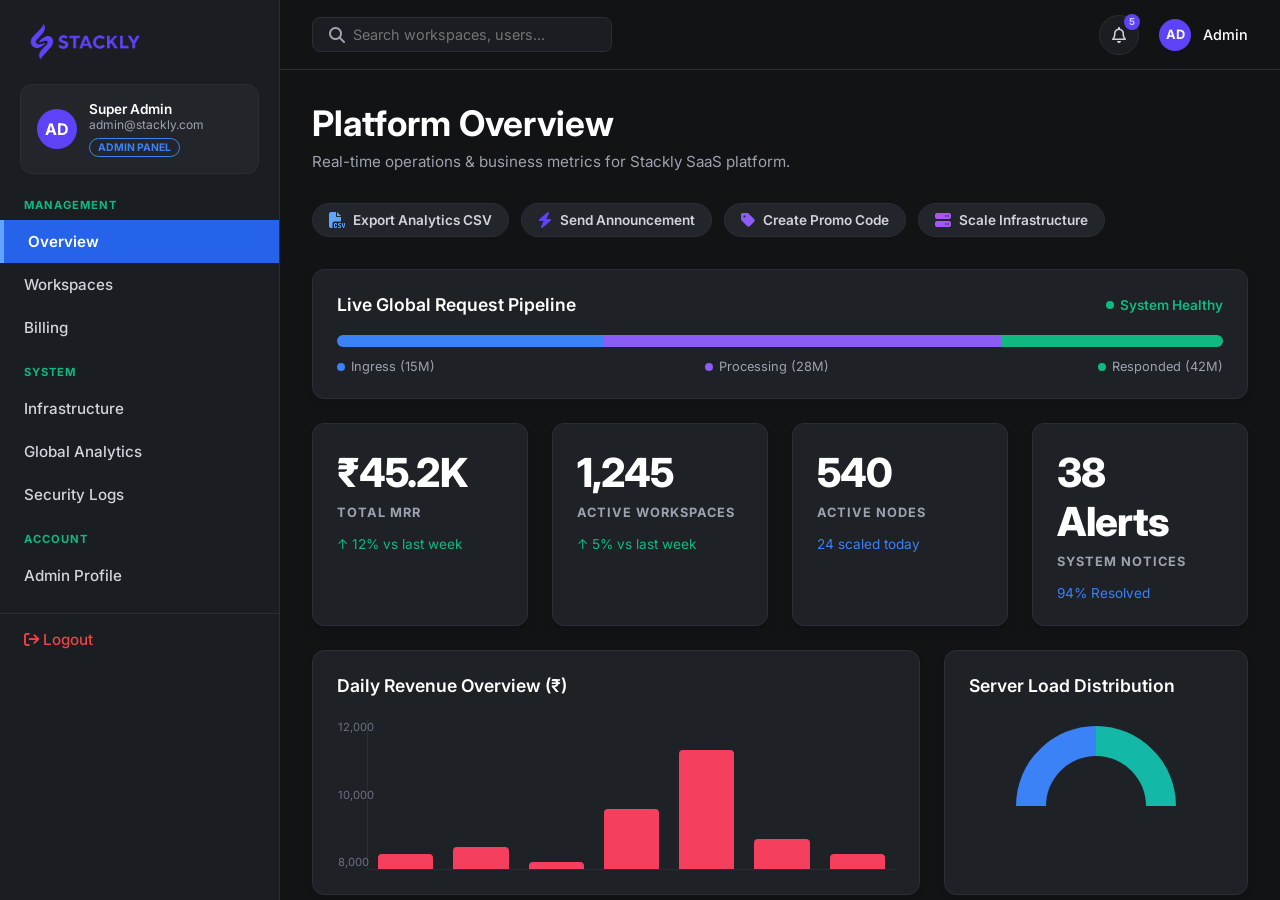
<file: admindashboard.html>
<!DOCTYPE html>
<html lang="en">
<head>
    <meta charset="UTF-8">
    <meta name="viewport" content="width=device-width, initial-scale=1.0">
    <title>Admin Dashboard | STACKLY</title>
    <link rel="stylesheet" href="admindashboard.css">
    <link rel="stylesheet" href="https://cdnjs.cloudflare.com/ajax/libs/font-awesome/6.5.1/css/all.min.css">
</head>
<body>
    <aside class="sidebar">
        <a href="index.html" class="logo-area"><img src="assets/logo.webp" alt="Stackly Logo" style="height: 36px; width: auto; object-fit: contain;"></a>
        
        <div class="sidebar-profile">
            <div class="sp-avatar">AD</div>
            <div class="sp-info">
                <div class="sp-name">Super Admin</div>
                <div class="sp-email">admin@stackly.com</div>
                <div class="sp-badge">ADMIN PANEL</div>
            </div>
        </div>

        <div class="nav-section">
            <div class="nav-heading">MANAGEMENT</div>
            <a href="#" class="nav-link active" onclick="document.querySelector('.sidebar').classList.remove('active'); document.querySelector('.sidebar-overlay').classList.remove('active'); switchSection(event, 'section-overview')">Overview</a>
            <a href="#" class="nav-link" onclick="document.querySelector('.sidebar').classList.remove('active'); document.querySelector('.sidebar-overlay').classList.remove('active'); switchSection(event, 'section-workspaces')">Workspaces</a>
            <a href="#" class="nav-link" onclick="document.querySelector('.sidebar').classList.remove('active'); document.querySelector('.sidebar-overlay').classList.remove('active'); switchSection(event, 'section-billing')">Billing</a>
        </div>
        
        <div class="nav-section">
            <div class="nav-heading">SYSTEM</div>
            <a href="#" class="nav-link" onclick="document.querySelector('.sidebar').classList.remove('active'); document.querySelector('.sidebar-overlay').classList.remove('active'); switchSection(event, 'section-infrastructure')">Infrastructure</a>
            <a href="#" class="nav-link" onclick="document.querySelector('.sidebar').classList.remove('active'); document.querySelector('.sidebar-overlay').classList.remove('active'); switchSection(event, 'section-analytics')">Global Analytics</a>
            <a href="#" class="nav-link" onclick="document.querySelector('.sidebar').classList.remove('active'); document.querySelector('.sidebar-overlay').classList.remove('active'); switchSection(event, 'section-logs')">Security Logs</a>
        </div>
        
        <div class="nav-section">
            <div class="nav-heading">ACCOUNT</div>
            <a href="#" class="nav-link" onclick="document.querySelector('.sidebar').classList.remove('active'); document.querySelector('.sidebar-overlay').classList.remove('active'); switchSection(event, 'section-profile')">Admin Profile</a>
            <a href="login.html" class="nav-logout" onclick="localStorage.removeItem(\'stacklyUserEmail\')"><i class="fa-solid fa-arrow-right-from-bracket"></i> Logout</a>
        </div>
    </aside>

    <div class="main-wrapper">
        <div class="sidebar-overlay" onclick="document.querySelector('.sidebar').classList.remove('active'); this.classList.remove('active');"></div>
        <header class="topbar">
            <div class="mobile-hamburger" onclick="document.querySelector('.sidebar').classList.add('active'); document.querySelector('.sidebar-overlay').classList.add('active');">
                <i class="fa-solid fa-bars"></i>
            </div>
            
            <div class="search-bar desktop-only">
                <i class="fa-solid fa-magnifying-glass"></i>
                <input type="text" placeholder="Search workspaces, users...">
            </div>
            
            <div class="mobile-logo">
                <img src="assets/logo.webp" alt="Stackly Logo" style="height: 20px; object-fit: contain;">
            </div>

            <div class="topbar-right">
                <div class="bell-icon"><i class="fa-regular fa-bell"></i><div class="bell-badge" style="background:#5c43f6;">5</div></div>
                <div class="topbar-user">
                    <div class="topbar-avatar">AD</div>
                    <span style="font-size: 0.9rem; font-weight: 500;">Admin</span>
                </div>
            </div>
        </header>
        
        <div class="content-area">
            
            <!-- Overview Section -->
            <div id="section-overview" class="dashboard-section" style="display:block;">
                <h1 class="page-title">Platform Overview</h1>
                <p class="page-subtitle">Real-time operations & business metrics for Stackly SaaS platform.</p>

                <div class="action-buttons">
                    <button class="btn-action" onclick="window.location.href='404.html'"><i class="fa-solid fa-file-csv" style="color:#60a5fa;"></i> Export Analytics CSV</button>
                    <button class="btn-action" onclick="window.location.href='404.html'"><i class="fa-solid fa-bolt" style="color:#5c43f6;"></i> Send Announcement</button>
                    <button class="btn-action" onclick="window.location.href='404.html'"><i class="fa-solid fa-tag" style="color:#8b5cf6;"></i> Create Promo Code</button>
                    <button class="btn-action" onclick="window.location.href='404.html'"><i class="fa-solid fa-server" style="color:#a855f7;"></i> Scale Infrastructure</button>
                </div>

                <div class="card" style="margin-bottom: 24px;">
                    <div class="pipeline-header">
                        <h3>Live Global Request Pipeline</h3>
                        <div class="sys-health"><div class="dot"></div> System Healthy</div>
                    </div>
                    <div class="pipeline-bar">
                        <div class="pipe-1"></div>
                        <div class="pipe-2"></div>
                        <div class="pipe-3"></div>
                    </div>
                    <div class="pipeline-labels">
                        <div class="label-item"><div class="label-dot" style="background:#3b82f6;"></div> Ingress (15M)</div>
                        <div class="label-item"><div class="label-dot" style="background:#8b5cf6;"></div> Processing (28M)</div>
                        <div class="label-item"><div class="label-dot" style="background:#10b981;"></div> Responded (42M)</div>
                    </div>
                </div>

                <div class="stats-grid">
                    <div class="card stat-box">
                        <div class="stat-num">₹45.2K</div>
                        <div class="stat-title">TOTAL MRR</div>
                        <div class="stat-trend trend-up">&uarr; 12% vs last week</div>
                    </div>
                    <div class="card stat-box">
                        <div class="stat-num">1,245</div>
                        <div class="stat-title">ACTIVE WORKSPACES</div>
                        <div class="stat-trend trend-up">&uarr; 5% vs last week</div>
                    </div>
                    <div class="card stat-box">
                        <div class="stat-num">540</div>
                        <div class="stat-title">ACTIVE NODES</div>
                        <div class="stat-trend trend-brand">24 scaled today</div>
                    </div>
                    <div class="card stat-box">
                        <div class="stat-num">38 Alerts</div>
                        <div class="stat-title">SYSTEM NOTICES</div>
                        <div class="stat-trend trend-brand">94% Resolved</div>
                    </div>
                </div>

                <div class="bottom-grid">
                    <div class="card chart-card">
                        <div class="chart-title">Daily Revenue Overview (₹)</div>
                        <div class="mock-bar-chart">
                            <div class="y-axis"><span>12,000</span><span>10,000</span><span>8,000</span></div>
                            <div class="bar pink" style="height: 10%;"></div>
                            <div class="bar pink" style="height: 15%;"></div>
                            <div class="bar pink" style="height: 5%;"></div>
                            <div class="bar pink" style="height: 40%;"></div>
                            <div class="bar pink" style="height: 80%;"></div>
                            <div class="bar pink" style="height: 20%;"></div>
                            <div class="bar pink" style="height: 10%;"></div>
                        </div>
                    </div>
                    <div class="card chart-card">
                        <div class="chart-title">Server Load Distribution</div>
                        <div style="margin-top: 30px;">
                            <div class="mock-donut">
                                <div class="donut-half"></div>
                            </div>
                        </div>
                    </div>
                </div>
                
                <div class="grid" style="display:grid; grid-template-columns:1fr 1fr; gap:24px; margin-top:24px;">
                    <div class="card">
                        <div class="chart-title">Recent Admin Actions</div>
                        <div style="overflow-x: auto; width: 100%;"><table style="width:100%; text-align:left; border-collapse:collapse;">
                            <tr style="border-bottom:1px solid #2a2e35;"><td style="padding:12px;"><i class="fa-solid fa-code" style="color:#3b82f6; margin-right:10px;"></i> Push global config update</td><td style="color:#9ca3af; text-align:right;">15m ago</td></tr>
                            <tr style="border-bottom:1px solid #2a2e35;"><td style="padding:12px;"><i class="fa-solid fa-user-xmark" style="color:#ef4444; margin-right:10px;"></i> Ban spam workspace WS-1099</td><td style="color:#9ca3af; text-align:right;">2h ago</td></tr>
                            <tr><td style="padding:12px;"><i class="fa-solid fa-tag" style="color:#8b5cf6; margin-right:10px;"></i> Generated promo 'WINTER50'</td><td style="color:#9ca3af; text-align:right;">4h ago</td></tr>
                        </table></div>
                    </div>
                    <div class="card">
                        <div class="chart-title">Active System Alerts</div>
                        <div style="padding:12px; border-left:4px solid #f59e0b; background:#111315; border-radius:4px; margin-bottom:10px;">
                            <strong>High latency in API-Gateway-EU</strong>
                            <p style="color:#9ca3af; font-size:0.85rem; margin-top:5px;">Avg latency > 400ms detected over last 5 mins.</p>
                        </div>
                        <div style="padding:12px; border-left:4px solid #ef4444; background:#111315; border-radius:4px;">
                            <strong>Failed DB Replica sync</strong>
                            <p style="color:#9ca3af; font-size:0.85rem; margin-top:5px;">Node postgres-replica-03 disconnected.</p>
                        </div>
                    </div>
                </div>
            </div>

            <!-- Workspaces Section -->
            <div id="section-workspaces" class="dashboard-section" style="display:none;">
                <h1 class="page-title">Active Workspaces</h1>
                <p class="page-subtitle">Manage tenants on the platform.</p>
                
                <div class="card" style="margin-bottom:24px; display:flex; gap:16px;">
                    <div class="search-bar" style="flex:1;"><i class="fa-solid fa-magnifying-glass"></i><input type="text" placeholder="Search by Workspace ID, Owner name, or Plan..."></div>
                    <select style="background:#1a1d21; border:1px solid #2a2e35; color:#fff; padding:8px 16px; border-radius:8px; outline:none;"><option>Filter: All Plans</option><option>Enterprise</option><option>Pro</option></select>
                </div>

                <div class="card">
                    <div style="overflow-x: auto; width: 100%;"><table style="width:100%; text-align:left; border-collapse:collapse;">
                        <tr style="border-bottom:1px solid #2a2e35; color:#9ca3af;"><th style="padding:12px;">Workspace ID</th><th style="padding:12px;">Owner</th><th style="padding:12px;">Plan</th><th style="padding:12px;">MRR</th><th style="padding:12px;">Status</th><th style="padding:12px;">Action</th></tr>
                        <tr style="border-bottom:1px solid #2a2e35;">
                            <td style="padding:16px;"><strong>WS-1002</strong></td>
                            <td style="padding:16px;">Acme Corp</td>
                            <td style="padding:16px;"><span class="pill-theme" style="background:#8b5cf6;">Enterprise</span></td>
                            <td style="padding:16px;">$2,499</td>
                            <td style="padding:16px;"><span style="color:#10b981;">Active</span></td>
                            <td style="padding:16px;"><button class="btn-action" onclick="window.location.href='404.html'">Inspect</button></td>
                        </tr>
                        <tr style="border-bottom:1px solid #2a2e35;">
                            <td style="padding:16px;"><strong>WS-1003</strong></td>
                            <td style="padding:16px;">Stark Ind</td>
                            <td style="padding:16px;"><span class="pill-theme" style="background:#3b82f6;">Pro</span></td>
                            <td style="padding:16px;">$499</td>
                            <td style="padding:16px;"><span style="color:#10b981;">Active</span></td>
                            <td style="padding:16px;"><button class="btn-action" onclick="window.location.href='404.html'">Inspect</button></td>
                        </tr>
                        <tr style="border-bottom:1px solid #2a2e35;">
                            <td style="padding:16px;"><strong>WS-1004</strong></td>
                            <td style="padding:16px;">Wayne Ent</td>
                            <td style="padding:16px;"><span class="pill-theme" style="background:#8b5cf6;">Enterprise</span></td>
                            <td style="padding:16px;">$5,999</td>
                            <td style="padding:16px;"><span style="color:#10b981;">Active</span></td>
                            <td style="padding:16px;"><button class="btn-action" onclick="window.location.href='404.html'">Inspect</button></td>
                        </tr>
                        <tr style="border-bottom:1px solid #2a2e35;">
                            <td style="padding:16px;"><strong>WS-1005</strong></td>
                            <td style="padding:16px;">Pied Piper</td>
                            <td style="padding:16px;"><span class="pill-theme" style="background:#3b82f6;">Pro</span></td>
                            <td style="padding:16px;">$499</td>
                            <td style="padding:16px;"><span style="color:#f59e0b;">Warning</span></td>
                            <td style="padding:16px;"><button class="btn-action" onclick="window.location.href='404.html'">Inspect</button></td>
                        </tr>
                        <tr style="border-bottom:1px solid #2a2e35;">
                            <td style="padding:16px;"><strong>WS-1006</strong></td>
                            <td style="padding:16px;">Hooli</td>
                            <td style="padding:16px;"><span class="pill-theme" style="background:#10b981;">Free</span></td>
                            <td style="padding:16px;">$0</td>
                            <td style="padding:16px;"><span style="color:#6b7280;">Inactive</span></td>
                            <td style="padding:16px;"><button class="btn-action" onclick="window.location.href='404.html'">Inspect</button></td>
                        </tr>
                        <tr style="border-bottom:1px solid #2a2e35;">
                            <td style="padding:16px;"><strong>WS-1007</strong></td>
                            <td style="padding:16px;">Massive Dynamic</td>
                            <td style="padding:16px;"><span class="pill-theme" style="background:#8b5cf6;">Enterprise</span></td>
                            <td style="padding:16px;">$12,499</td>
                            <td style="padding:16px;"><span style="color:#10b981;">Active</span></td>
                            <td style="padding:16px;"><button class="btn-action" onclick="window.location.href='404.html'">Inspect</button></td>
                        </tr>
                        <tr>
                            <td style="padding:16px;"><strong>WS-1008</strong></td>
                            <td style="padding:16px;">Umbrella Corp</td>
                            <td style="padding:16px;"><span class="pill-theme" style="background:#3b82f6;">Pro</span></td>
                            <td style="padding:16px;">$499</td>
                            <td style="padding:16px;"><span style="color:#ef4444;">Suspended</span></td>
                            <td style="padding:16px;"><button class="btn-action" onclick="window.location.href='404.html'">Inspect</button></td>
                        </tr>
                    </table></div>
                    <button class="btn-action" style="width:100%; justify-content:center; margin-top:16px;" onclick="window.location.href='404.html'">Load Next 50 Workspaces...</button>
                </div>
            </div>

            <!-- Billing Section -->
            <div id="section-billing" class="dashboard-section" style="display:none;">
                <h1 class="page-title">Global Billing</h1>
                <p class="page-subtitle">Platform-wide revenue and outstanding invoices.</p>
                <div class="stats-grid" style="margin-top:0; margin-bottom:24px;">
                    <div class="card stat-box">
                        <div class="stat-num">₹142.5K</div>
                        <div class="stat-title">ARR RUNRATE</div>
                        <div class="stat-trend trend-up">&uarr; Stable</div>
                    </div>
                    <div class="card stat-box">
                        <div class="stat-num">1.2%</div>
                        <div class="stat-title">CHURN RATE</div>
                        <div class="stat-trend trend-up">&darr; Improved vs Q2</div>
                    </div>
                    <div class="card stat-box">
                        <div class="stat-num">₹2,400</div>
                        <div class="stat-title">OUTSTANDING</div>
                        <div class="stat-trend" style="color:#ef4444;">3 Overdue accounts</div>
                    </div>
                </div>
                
                <div class="grid" style="display:grid; grid-template-columns:2fr 1fr; gap:24px;">
                    <div class="card">
                        <h3>Recent Transactions</h3>
                        <div style="overflow-x: auto; width: 100%;"><table style="width:100%; text-align:left; border-collapse:collapse; margin-top:16px;">
                            <tr style="border-bottom:1px solid #2a2e35; color:#9ca3af;"><th style="padding:12px;">TXN ID</th><th style="padding:12px;">Workspace</th><th style="padding:12px;">Amount</th><th style="padding:12px;">Status</th></tr>
                            <tr style="border-bottom:1px solid #2a2e35;">
                                <td style="padding:16px;">TXN_9921</td><td style="padding:16px;">Acme Corp</td><td style="padding:16px;">₹2,499.00</td>
                                <td style="padding:16px;"><span style="color:#10b981;">Successful</span></td>
                            </tr>
                            <tr style="border-bottom:1px solid #2a2e35;">
                                <td style="padding:16px;">TXN_9920</td><td style="padding:16px;">Stark Ind</td><td style="padding:16px;">₹499.00</td>
                                <td style="padding:16px;"><span style="color:#10b981;">Successful</span></td>
                            </tr>
                            <tr style="border-bottom:1px solid #2a2e35;">
                                <td style="padding:16px;">TXN_9919</td><td style="padding:16px;">Wayne Ent</td><td style="padding:16px;">₹5,999.00</td>
                                <td style="padding:16px;"><span style="color:#10b981;">Successful</span></td>
                            </tr>
                            <tr style="border-bottom:1px solid #2a2e35;">
                                <td style="padding:16px;">TXN_9918</td><td style="padding:16px;">Umbrella Corp</td><td style="padding:16px;">₹499.00</td>
                                <td style="padding:16px;"><span style="color:#ef4444;">Card Declined</span></td>
                            </tr>
                            <tr>
                                <td style="padding:16px;">TXN_9917</td><td style="padding:16px;">Pied Piper</td><td style="padding:16px;">₹499.00</td>
                                <td style="padding:16px;"><span style="color:#10b981;">Successful</span></td>
                            </tr>
                        </table></div>
                    </div>
                    <div class="card">
                        <h3>Upcoming Renewals</h3>
                        <div style="margin-top:16px; padding:12px; border:1px solid #2a2e35; border-radius:8px; margin-bottom:10px;">
                            <strong>Massive Dynamic</strong><br>
                            <span style="color:#9ca3af; font-size:0.85rem;">Enterprise • Renews tomorrow ($12,499)</span>
                        </div>
                        <div style="padding:12px; border:1px solid #2a2e35; border-radius:8px;">
                            <strong>Oscorp</strong><br>
                            <span style="color:#9ca3af; font-size:0.85rem;">Pro • Renews in 2 days ($499)</span>
                        </div>
                    </div>
                </div>
            </div>

            <!-- Infrastructure Section -->
            <div id="section-infrastructure" class="dashboard-section" style="display:none;">
                <h1 class="page-title">Infrastructure Map</h1>
                <p class="page-subtitle">Manage server nodes and container health.</p>
                <div class="grid" style="display:grid; grid-template-columns:1fr 1fr; gap:24px;">
                    <div class="card">
                        <h3><i class="fa-solid fa-server" style="color:#10b981;"></i> AWS US-East-1</h3>
                        <p style="color:#9ca3af; margin:10px 0;">120 Nodes Active</p>
                        <div style="width:100%; height:8px; background:#111315; border-radius:4px;"><div style="width:45%; height:100%; background:#10b981;"></div></div>
                        <p style="font-size:0.8rem; margin-top:5px;">CPU: 45%</p>
                    </div>
                    <div class="card">
                        <h3><i class="fa-solid fa-server" style="color:#10b981;"></i> AWS EU-West-2</h3>
                        <p style="color:#9ca3af; margin:10px 0;">84 Nodes Active</p>
                        <div style="width:100%; height:8px; background:#111315; border-radius:4px;"><div style="width:78%; height:100%; background:#f59e0b;"></div></div>
                        <p style="font-size:0.8rem; margin-top:5px;">CPU: 78% (Warning)</p>
                    </div>
                    <div class="card">
                        <h3><i class="fa-solid fa-server" style="color:#10b981;"></i> GCP Asia-South</h3>
                        <p style="color:#9ca3af; margin:10px 0;">45 Nodes Active</p>
                        <div style="width:100%; height:8px; background:#111315; border-radius:4px;"><div style="width:20%; height:100%; background:#10b981;"></div></div>
                        <p style="font-size:0.8rem; margin-top:5px;">CPU: 20%</p>
                    </div>
                    <div class="card">
                        <h3><i class="fa-solid fa-server" style="color:#10b981;"></i> AWS AP-Northeast (Tokyo)</h3>
                        <p style="color:#9ca3af; margin:10px 0;">60 Nodes Active</p>
                        <div style="width:100%; height:8px; background:#111315; border-radius:4px;"><div style="width:35%; height:100%; background:#10b981;"></div></div>
                        <p style="font-size:0.8rem; margin-top:5px;">CPU: 35%</p>
                    </div>
                </div>
                
                <div class="card" style="margin-top:24px;">
                    <h3>Database Clusters (PostgreSQL)</h3>
                    <div style="overflow-x: auto; width: 100%;"><table style="width:100%; text-align:left; border-collapse:collapse; margin-top:16px;">
                        <tr style="border-bottom:1px solid #2a2e35; color:#9ca3af;"><th style="padding:12px;">Cluster</th><th style="padding:12px;">Region</th><th style="padding:12px;">Storage</th><th style="padding:12px;">Replication Delay</th></tr>
                        <tr style="border-bottom:1px solid #2a2e35;">
                            <td style="padding:16px;"><strong>db-main-01</strong></td><td style="padding:16px;">US-East-1</td><td style="padding:16px;">4.2 TB / 10 TB</td><td style="padding:16px; color:#10b981;">0ms</td>
                        </tr>
                        <tr>
                            <td style="padding:16px;"><strong>db-replica-eu</strong></td><td style="padding:16px;">EU-West-2</td><td style="padding:16px;">4.2 TB / 10 TB</td><td style="padding:16px; color:#f59e0b;">12ms</td>
                        </tr>
                    </table></div>
                </div>
            </div>

            <!-- Analytics Section -->
            <div id="section-analytics" class="dashboard-section" style="display:none;">
                <h1 class="page-title">Global Analytics</h1>
                <p class="page-subtitle">Deep dive into user acquisition and API traffic.</p>
                <div class="card" style="height:300px; display:flex; align-items:center; justify-content:center; margin-bottom:24px;">
                    <div style="text-align:center; color:#9ca3af;">
                        <i class="fa-solid fa-earth-americas fa-4x" style="margin-bottom:20px; color:#5c43f6;"></i>
                        <h3>Global Traffic Map</h3>
                        <p>Loading interactive WebGL globe...</p>
                    </div>
                </div>
                
                <div class="grid" style="display:grid; grid-template-columns:1fr 1fr; gap:24px;">
                    <div class="card">
                        <h3>Traffic by Region (Last 24h)</h3>
                        <div style="margin-top:16px; display:flex; justify-content:space-between; border-bottom:1px solid #2a2e35; padding-bottom:8px;"><span>North America</span> <strong>45%</strong></div>
                        <div style="margin-top:8px; display:flex; justify-content:space-between; border-bottom:1px solid #2a2e35; padding-bottom:8px;"><span>Europe</span> <strong>32%</strong></div>
                        <div style="margin-top:8px; display:flex; justify-content:space-between; border-bottom:1px solid #2a2e35; padding-bottom:8px;"><span>Asia Pacific</span> <strong>18%</strong></div>
                        <div style="margin-top:8px; display:flex; justify-content:space-between;"><span>Other</span> <strong>5%</strong></div>
                    </div>
                    <div class="card">
                        <h3>API Endpoint Popularity</h3>
                        <div style="margin-top:16px; display:flex; justify-content:space-between; border-bottom:1px solid #2a2e35; padding-bottom:8px;"><code style="color:#60a5fa;">POST /v2/deploy</code> <strong>12.4M calls</strong></div>
                        <div style="margin-top:8px; display:flex; justify-content:space-between; border-bottom:1px solid #2a2e35; padding-bottom:8px;"><code style="color:#60a5fa;">GET /v2/status</code> <strong>8.1M calls</strong></div>
                        <div style="margin-top:8px; display:flex; justify-content:space-between; border-bottom:1px solid #2a2e35; padding-bottom:8px;"><code style="color:#60a5fa;">POST /v1/auth</code> <strong>5.2M calls</strong></div>
                        <div style="margin-top:8px; display:flex; justify-content:space-between;"><code style="color:#60a5fa;">GET /v1/users</code> <strong>3.1M calls</strong></div>
                    </div>
                </div>
            </div>

            <!-- Security Logs Section -->
            <div id="section-logs" class="dashboard-section" style="display:none;">
                <h1 class="page-title">Security & Audit Logs</h1>
                <p class="page-subtitle">Track admin actions and failed authentications.</p>
                <div class="card">
                    <div style="display:flex; justify-content:space-between; margin-bottom:16px;">
                        <div class="search-bar"><i class="fa-solid fa-magnifying-glass"></i><input type="text" placeholder="Search logs..."></div>
                        <button class="btn-action" onclick="window.location.href='404.html'"><i class="fa-solid fa-download"></i> Export Logs</button>
                    </div>
                    <div style="overflow-x: auto; width: 100%;"><table style="width:100%; text-align:left; border-collapse:collapse;">
                        <tr style="border-bottom:1px solid #2a2e35; color:#9ca3af;"><th style="padding:12px;">Timestamp</th><th style="padding:12px;">Event</th><th style="padding:12px;">IP Address</th><th style="padding:12px;">Severity</th></tr>
                        <tr style="border-bottom:1px solid #2a2e35;">
                            <td style="padding:16px; color:#9ca3af;">14:32:01</td>
                            <td style="padding:16px;">Failed Admin Login (Invalid Password)</td>
                            <td style="padding:16px; font-family:monospace;">192.168.1.104</td>
                            <td style="padding:16px;"><span class="pill-theme" style="background:#ef4444;">High</span></td>
                        </tr>
                        <tr style="border-bottom:1px solid #2a2e35;">
                            <td style="padding:16px; color:#9ca3af;">14:30:12</td>
                            <td style="padding:16px;">Infrastructure Scaled (+4 nodes)</td>
                            <td style="padding:16px; font-family:monospace;">System Auto</td>
                            <td style="padding:16px;"><span class="pill-theme" style="background:#3b82f6;">Info</span></td>
                        </tr>
                        <tr style="border-bottom:1px solid #2a2e35;">
                            <td style="padding:16px; color:#9ca3af;">12:15:00</td>
                            <td style="padding:16px;">SuperAdmin Login Success</td>
                            <td style="padding:16px; font-family:monospace;">10.0.0.45</td>
                            <td style="padding:16px;"><span class="pill-theme" style="background:#10b981;">Low</span></td>
                        </tr>
                        <tr style="border-bottom:1px solid #2a2e35;">
                            <td style="padding:16px; color:#9ca3af;">09:45:22</td>
                            <td style="padding:16px;">Workspace WS-1008 Suspended (Billing)</td>
                            <td style="padding:16px; font-family:monospace;">System Auto</td>
                            <td style="padding:16px;"><span class="pill-theme" style="background:#f59e0b;">Medium</span></td>
                        </tr>
                        <tr style="border-bottom:1px solid #2a2e35;">
                            <td style="padding:16px; color:#9ca3af;">08:12:05</td>
                            <td style="padding:16px;">DDoS Mitigation Triggered (EU-West)</td>
                            <td style="padding:16px; font-family:monospace;">Cloudflare WAF</td>
                            <td style="padding:16px;"><span class="pill-theme" style="background:#ef4444;">High</span></td>
                        </tr>
                        <tr style="border-bottom:1px solid #2a2e35;">
                            <td style="padding:16px; color:#9ca3af;">08:05:10</td>
                            <td style="padding:16px;">API Key Revoked (WS-1002)</td>
                            <td style="padding:16px; font-family:monospace;">User Action</td>
                            <td style="padding:16px;"><span class="pill-theme" style="background:#f59e0b;">Medium</span></td>
                        </tr>
                    </table></div>
                    <button class="btn-action" style="width:100%; justify-content:center; margin-top:16px;" onclick="window.location.href='404.html'">Load Older Logs</button>
                </div>
            </div>

            <!-- Profile Section -->
            <div id="section-profile" class="dashboard-section" style="display:none;">
                <h1 class="page-title">Admin Profile</h1>
                <p class="page-subtitle">Manage your root credentials and SSH keys.</p>
                <div class="card">
                    <div style="display:flex; gap:24px; align-items:center; margin-bottom:32px;">
                        <div style="width:80px; height:80px; background:#5c43f6; color:white; border-radius:50%; display:flex; align-items:center; justify-content:center; font-size:2rem; font-weight:bold;">AD</div>
                        <div><button class="btn-action" onclick="window.location.href='404.html'"><i class="fa-solid fa-lock"></i> Force Password Reset</button></div>
                    </div>
                    <div style="display:grid; grid-template-columns:1fr 1fr; gap:24px;">
                        <div>
                            <label style="color:#9ca3af; font-size:0.85rem;">Root Username</label>
                            <input type="text" value="Super Admin" style="width:100%; background:#111315; border:1px solid #2a2e35; color:white; padding:12px; border-radius:8px; margin-top:8px; outline:none;" readonly>
                        </div>
                        <div>
                            <label style="color:#9ca3af; font-size:0.85rem;">Contact Email</label>
                            <input type="email" value="admin@stackly.com" style="width:100%; background:#111315; border:1px solid #2a2e35; color:white; padding:12px; border-radius:8px; margin-top:8px; outline:none;">
                        </div>
                    </div>
                    
                    <h3 style="margin-top:40px; margin-bottom:16px;">SSH Keys</h3>
                    <div style="border:1px solid #2a2e35; padding:16px; border-radius:8px; display:flex; justify-content:space-between; align-items:center; flex-wrap: wrap; gap: 16px;">
                        <div style="min-width: 0; flex: 1;">
                            <strong>MacBook Pro 2024</strong>
                            <p style="color:#9ca3af; font-size:0.85rem; font-family:monospace; word-break: break-all;">ssh-rsa AAAAB3NzaC1yc2EAAAADAQABAAABgQ...</p>
                        </div>
                        <button class="btn-action" style="color:#ef4444; border-color:#ef4444; flex-shrink: 0;" onclick="window.location.href='404.html'">Remove</button>
                    </div>
                    <button class="btn-action" style="margin-top:16px;" onclick="window.location.href='404.html'"><i class="fa-solid fa-plus"></i> Add New Key</button>

                    <button class="btn-theme" style="margin-top:40px;" onclick="window.location.href='404.html'"><i class="fa-solid fa-save"></i> Save Changes</button>
                </div>
            </div>

        </div>
    </div>
    
    <script>
    function switchSection(e, sectionId) {
        if(e) e.preventDefault();
        const navLinks = document.querySelectorAll('.nav-link:not(.external)');
        navLinks.forEach(link => link.classList.remove('active'));
        if(e) { e.currentTarget.classList.add('active'); }
        const sections = document.querySelectorAll('.dashboard-section');
        sections.forEach(sec => sec.style.display = 'none');
        document.getElementById(sectionId).style.display = 'block';
    }
    </script>

<script>
document.addEventListener('DOMContentLoaded', () => {
    const email = localStorage.getItem('stacklyUserEmail');
    if (email) {
        // Extract name from email (e.g., john.doe@... -> John Doe)
        let rawName = email.split('@')[0].replace(/[^a-zA-Z0-9]/g, ' ');
        let nameParts = rawName.split(' ').filter(p => p.length > 0);
        if(nameParts.length === 0) nameParts = ["User"];
        
        let firstName = nameParts[0].charAt(0).toUpperCase() + nameParts[0].slice(1).toLowerCase();
        let fullName = nameParts.map(p => p.charAt(0).toUpperCase() + p.slice(1).toLowerCase()).join(' ');
        
        // Get initials (up to 2 chars)
        let initials = nameParts.length > 1 
            ? (nameParts[0][0] + nameParts[1][0]).toUpperCase()
            : firstName.substring(0, 2).toUpperCase();

        // Update elements
        const spEmail = document.querySelector('.sp-email');
        if (spEmail) spEmail.textContent = email;

        const spName = document.querySelector('.sp-name');
        if (spName) {
            // Append role if needed based on the page we are on
            if(document.body.innerHTML.includes('Admin Profile')) {
                spName.textContent = fullName + ' (Admin)';
            } else {
                spName.textContent = fullName;
            }
        }

        const spAvatar = document.querySelector('.sp-avatar');
        if (spAvatar) spAvatar.textContent = initials;

        const topbarAvatar = document.querySelector('.topbar-avatar');
        if (topbarAvatar) topbarAvatar.textContent = initials;

        const topbarName = document.querySelector('.topbar-user span');
        if (topbarName) topbarName.textContent = firstName;

        const welcomeTitle = document.querySelector('.page-title');
        if (welcomeTitle && welcomeTitle.textContent.includes('Welcome')) {
            // Some dashboards might say "Platform Overview", only update if it has Welcome
            if(welcomeTitle.textContent.includes('back')) {
                welcomeTitle.textContent = `Welcome back, ${firstName}!`;
            }
        }
    }
});
</script>
</body>

</html>
</file>
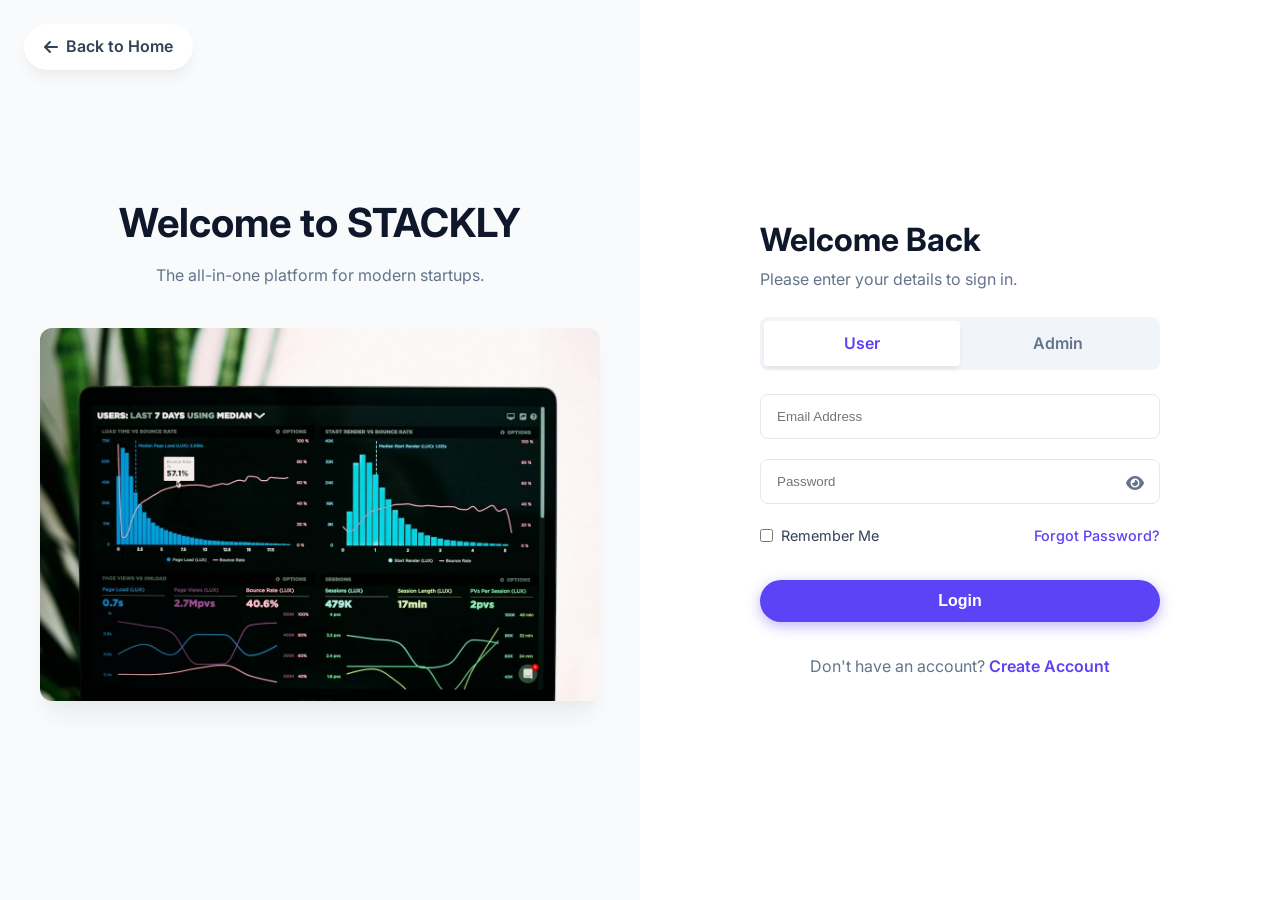
<file: login.html>
<!DOCTYPE html>
<html lang="en">
<head>
    <meta charset="UTF-8">
    <meta name="viewport" content="width=device-width, initial-scale=1.0">
    <title>STACKLY - Startup SaaS Platform</title>
    <link rel="stylesheet" href="css/style.css">
    <link rel="stylesheet" href="css/responsive.css">
    <link rel="stylesheet" href="css/animations.css">
    <link rel="stylesheet" href="https://cdnjs.cloudflare.com/ajax/libs/font-awesome/6.5.1/css/all.min.css">
</head>
<body>
    <a href="index.html" style="position: absolute; top: 24px; left: 24px; display: flex; align-items: center; gap: 8px; color: var(--text-main); font-weight: 600; text-decoration: none; padding: 10px 20px; background: white; border-radius: var(--radius-full); box-shadow: var(--shadow-md); z-index: 100; transition: transform 0.2s;" onmouseover="this.style.transform='translateY(-2px)'" onmouseout="this.style.transform='translateY(0)'"><i class="fa-solid fa-arrow-left"></i> Back to Home</a>

    

    <style>
      .login-container { display: flex; min-height: 100vh; margin-top: 0; }
      .login-visual { flex: 1; background: var(--bg-light); display: flex; align-items: center; justify-content: center; padding: 40px; }
      .login-form-area { flex: 1; display: flex; align-items: center; justify-content: center; padding: 40px; }
      .login-box { width: 100%; max-width: 400px; }
      .form-control { width: 100%; padding: 14px 16px; border: 1px solid #e2e8f0; border-radius: var(--radius-sm); outline: none; margin-bottom: 20px; }
      .password-wrapper { position: relative; }
      .toggle-password { position: absolute; right: 16px; top: 16px; cursor: pointer; color: var(--text-light); }
      .role-toggle { display: flex; background: #f1f5f9; border-radius: var(--radius-sm); padding: 4px; margin-bottom: 24px; }
      .role-btn { flex: 1; text-align: center; padding: 10px; font-weight: 600; cursor: pointer; border-radius: 4px; color: var(--text-light); transition: var(--transition); }
      .role-btn.active { background: white; color: var(--primary); box-shadow: var(--shadow-sm); }
      @media (max-width: 768px) { .login-visual { display: none; } }
    </style>
    <div class="login-container fade-in">
        <div class="login-visual">
            <div style="text-align: center;">
                <h2 style="font-size: 2.5rem; margin-bottom: 16px;">Welcome to STACKLY</h2>
                <p style="color: var(--text-light);">The all-in-one platform for modern startups.</p>
                <img src="assets/dashboard.webp" alt="Dashboard" style="margin-top: 40px; border-radius: var(--radius-md); box-shadow: var(--shadow-lg);">
            </div>
        </div>
        <div class="login-form-area">
            <div class="login-box">
                <h2 style="font-size: 2rem; margin-bottom: 8px;">Welcome Back</h2>
                <p style="color: var(--text-light); margin-bottom: 24px;">Please enter your details to sign in.</p>
                
                <div class="role-toggle">
                    <div class="role-btn active" id="btnUser" onclick="setRole('user')">User</div>
                    <div class="role-btn" id="btnAdmin" onclick="setRole('admin')">Admin</div>
                </div>

                <form id="loginForm">
                    <input type="email" class="form-control" placeholder="Email Address" required>
                    <div class="password-wrapper">
                        <input type="password" id="password" class="form-control" placeholder="Password" required>
                        <i class="fa-solid fa-eye toggle-password" id="togglePassword"></i>
                    </div>
                    <div style="display: flex; justify-content: space-between; margin-bottom: 32px; font-size: 0.9rem;">
                        <label style="display: flex; align-items: center; gap: 8px; cursor: pointer;">
                            <input type="checkbox"> Remember Me
                        </label>
                        <a href="404.html" style="color: var(--primary); font-weight: 500;">Forgot Password?</a>
                    </div>
                    <button type="submit" class="btn btn-primary" style="width: 100%;">Login</button>
                </form>
                <p style="text-align: center; margin-top: 32px; color: var(--text-light);">
                    Don't have an account? <a href="signup.html" style="color: var(--primary); font-weight: 600;">Create Account</a>
                </p>
            </div>
        </div>
    </div>

<script>
function setRole(role) {
  document.getElementById('btnUser').classList.remove('active');
  document.getElementById('btnAdmin').classList.remove('active');
  if (role === 'user') {
    document.getElementById('btnUser').classList.add('active');
  } else {
    document.getElementById('btnAdmin').classList.add('active');
  }
}
</script>
</html>
<script src="js/form.js"></script>
</html>
</body>
<script>
document.getElementById('loginForm').addEventListener('submit', function(e) {
  e.preventDefault();
  const email = e.target.querySelector('input[type="email"]').value;
  if(email) localStorage.setItem('stacklyUserEmail', email);

  if (document.getElementById('btnUser').classList.contains('active')) {
    window.location.href = 'userdashboard.html';
  } else {
    window.location.href = 'admindashboard.html';
  }
});
</script>
</html>
</file>
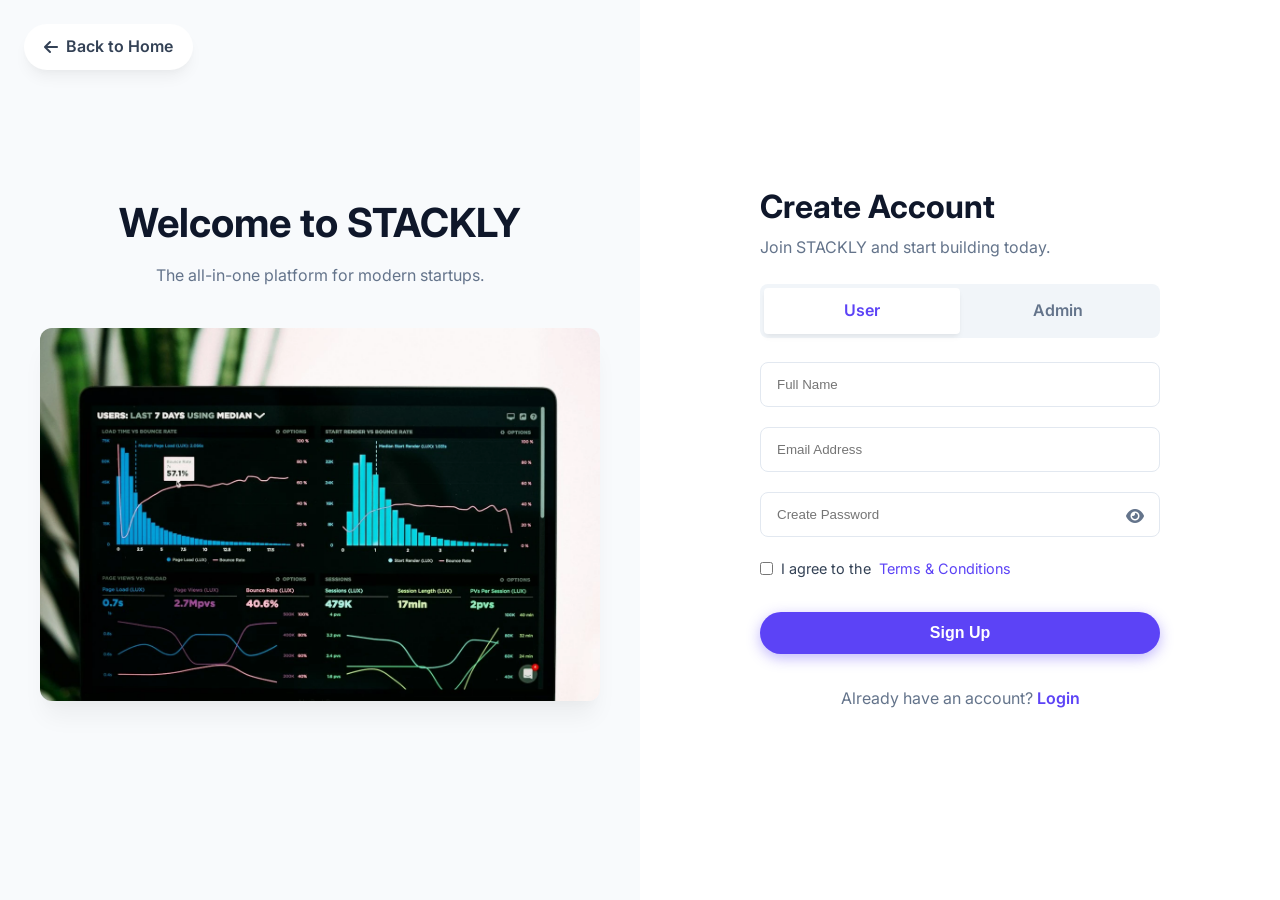
<file: signup.html>
<!DOCTYPE html>
<html lang="en">
<head>
    <meta charset="UTF-8">
    <meta name="viewport" content="width=device-width, initial-scale=1.0">
    <title>Sign Up - STACKLY</title>
    <link rel="stylesheet" href="css/style.css">
    <link rel="stylesheet" href="css/responsive.css">
    <link rel="stylesheet" href="css/animations.css">
    <link rel="stylesheet" href="https://cdnjs.cloudflare.com/ajax/libs/font-awesome/6.5.1/css/all.min.css">
</head>
<body>
    <a href="index.html" style="position: absolute; top: 24px; left: 24px; display: flex; align-items: center; gap: 8px; color: var(--text-main); font-weight: 600; text-decoration: none; padding: 10px 20px; background: white; border-radius: var(--radius-full); box-shadow: var(--shadow-md); z-index: 100; transition: transform 0.2s;" onmouseover="this.style.transform='translateY(-2px)'" onmouseout="this.style.transform='translateY(0)'"><i class="fa-solid fa-arrow-left"></i> Back to Home</a>

    

    <style>
      .login-container { display: flex; min-height: 100vh; margin-top: 0; }
      .login-visual { flex: 1; background: var(--bg-light); display: flex; align-items: center; justify-content: center; padding: 40px; }
      .login-form-area { flex: 1; display: flex; align-items: center; justify-content: center; padding: 40px; }
      .login-box { width: 100%; max-width: 400px; }
      .form-control { width: 100%; padding: 14px 16px; border: 1px solid #e2e8f0; border-radius: var(--radius-sm); outline: none; margin-bottom: 20px; }
      .password-wrapper { position: relative; }
      .toggle-password { position: absolute; right: 16px; top: 16px; cursor: pointer; color: var(--text-light); }
      .role-toggle { display: flex; background: #f1f5f9; border-radius: var(--radius-sm); padding: 4px; margin-bottom: 24px; }
      .role-btn { flex: 1; text-align: center; padding: 10px; font-weight: 600; cursor: pointer; border-radius: 4px; color: var(--text-light); transition: var(--transition); }
      .role-btn.active { background: white; color: var(--primary); box-shadow: var(--shadow-sm); }
      @media (max-width: 768px) { .login-visual { display: none; } }
    </style>
    <div class="login-container fade-in">
        <div class="login-visual">
            <div style="text-align: center;">
                <h2 style="font-size: 2.5rem; margin-bottom: 16px;">Welcome to STACKLY</h2>
                <p style="color: var(--text-light);">The all-in-one platform for modern startups.</p>
                <img src="assets/dashboard.webp" alt="Dashboard" style="margin-top: 40px; border-radius: var(--radius-md); box-shadow: var(--shadow-lg);">
            </div>
        </div>
        <div class="login-form-area">
            <div class="login-box">
                <h2 style="font-size: 2rem; margin-bottom: 8px;">Create Account</h2>
                <p style="color: var(--text-light); margin-bottom: 24px;">Join STACKLY and start building today.</p>
                
                <div class="role-toggle">
                    <div class="role-btn active" id="btnUser" onclick="setRole('user')">User</div>
                    <div class="role-btn" id="btnAdmin" onclick="setRole('admin')">Admin</div>
                </div>

                <form id="loginForm">
                    <input type="text" class="form-control" placeholder="Full Name" required>
                    <input type="email" class="form-control" placeholder="Email Address" required>
                    <div class="password-wrapper">
                        <input type="password" id="password" class="form-control" placeholder="Create Password" required>
                        <i class="fa-solid fa-eye toggle-password" id="togglePassword"></i>
                    </div>
                    <div style="display: flex; justify-content: space-between; margin-bottom: 32px; font-size: 0.9rem;">
                        <label style="display: flex; align-items: center; gap: 8px; cursor: pointer;">
                            <input type="checkbox" required> I agree to the <a href="404.html" style="color: var(--primary);">Terms & Conditions</a>
                        </label>
                    </div>
                    <button type="submit" class="btn btn-primary" style="width: 100%;">Sign Up</button>
                </form>
                <p style="text-align: center; margin-top: 32px; color: var(--text-light);">
                    Already have an account? <a href="login.html" style="color: var(--primary); font-weight: 600;">Login</a>
                </p>
            </div>
        </div>
    </div>

<script>
function setRole(role) {
  document.getElementById('btnUser').classList.remove('active');
  document.getElementById('btnAdmin').classList.remove('active');
  if (role === 'user') {
    document.getElementById('btnUser').classList.add('active');
  } else {
    document.getElementById('btnAdmin').classList.add('active');
  }
}
</script>
</html>
<script src="js/form.js"></script>
</html>
</body>
<script>
document.getElementById('loginForm').addEventListener('submit', function(e) {
  e.preventDefault();
  const email = e.target.querySelector('input[type="email"]').value;
  if(email) localStorage.setItem('stacklyUserEmail', email);

  if (document.getElementById('btnUser').classList.contains('active')) {
    window.location.href = 'userdashboard.html';
  } else {
    window.location.href = 'admindashboard.html';
  }
});
</script>
</html>
</file>
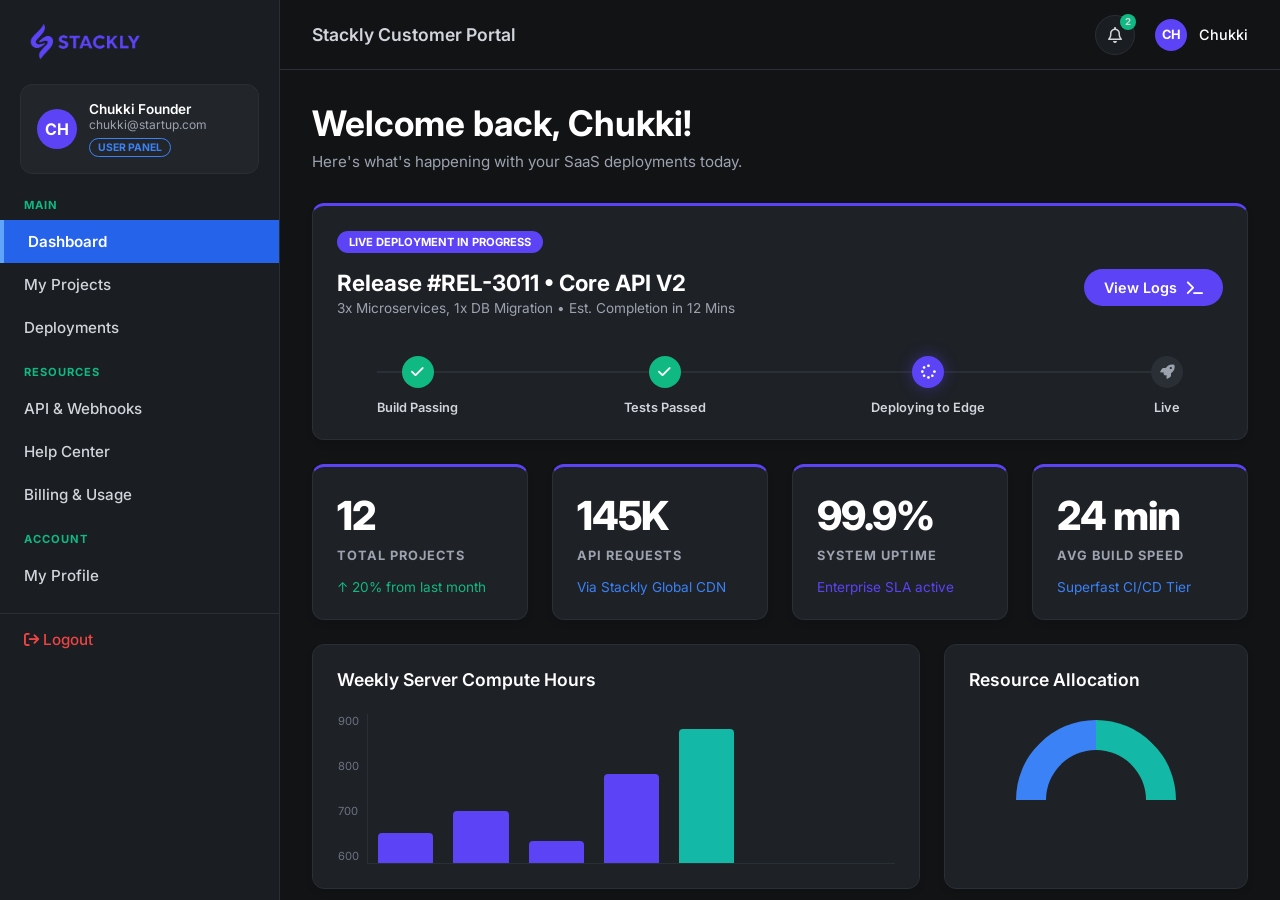
<file: userdashboard.html>
<!DOCTYPE html>
<html lang="en">
<head>
    <meta charset="UTF-8">
    <meta name="viewport" content="width=device-width, initial-scale=1.0">
    <title>User Dashboard | STACKLY</title>
    <link rel="stylesheet" href="userdashboard.css">
    <link rel="stylesheet" href="https://cdnjs.cloudflare.com/ajax/libs/font-awesome/6.5.1/css/all.min.css">
</head>
<body>
    <aside class="sidebar">
        <a href="index.html" class="logo-area"><img src="assets/logo.webp" alt="Stackly Logo" style="height: 36px; width: auto; object-fit: contain;"></a>
        
        <div class="sidebar-profile">
            <div class="sp-avatar">CH</div>
            <div class="sp-info">
                <div class="sp-name">Chukki Founder</div>
                <div class="sp-email">chukki@startup.com</div>
                <div class="sp-badge">USER PANEL</div>
            </div>
        </div>

        <div class="nav-section">
            <div class="nav-heading">MAIN</div>
            <a href="#" class="nav-link active" onclick="document.querySelector('.sidebar').classList.remove('active'); document.querySelector('.sidebar-overlay').classList.remove('active'); switchSection(event, 'section-dashboard')">Dashboard</a>
            <a href="#" class="nav-link" onclick="document.querySelector('.sidebar').classList.remove('active'); document.querySelector('.sidebar-overlay').classList.remove('active'); switchSection(event, 'section-projects')">My Projects</a>
            <a href="#" class="nav-link" onclick="document.querySelector('.sidebar').classList.remove('active'); document.querySelector('.sidebar-overlay').classList.remove('active'); switchSection(event, 'section-deployments')">Deployments</a>
        </div>
        
        <div class="nav-section">
            <div class="nav-heading">RESOURCES</div>
            <a href="#" class="nav-link" onclick="document.querySelector('.sidebar').classList.remove('active'); document.querySelector('.sidebar-overlay').classList.remove('active'); switchSection(event, 'section-api')">API & Webhooks</a>
            <a href="#" class="nav-link" onclick="document.querySelector('.sidebar').classList.remove('active'); document.querySelector('.sidebar-overlay').classList.remove('active'); switchSection(event, 'section-help')">Help Center</a>
            <a href="#" class="nav-link" onclick="document.querySelector('.sidebar').classList.remove('active'); document.querySelector('.sidebar-overlay').classList.remove('active'); switchSection(event, 'section-billing')">Billing & Usage</a>
        </div>
        
        <div class="nav-section">
            <div class="nav-heading">ACCOUNT</div>
            <a href="#" class="nav-link" onclick="document.querySelector('.sidebar').classList.remove('active'); document.querySelector('.sidebar-overlay').classList.remove('active'); switchSection(event, 'section-profile')">My Profile</a>
            <a href="login.html" class="nav-logout" onclick="localStorage.removeItem(\'stacklyUserEmail\')"><i class="fa-solid fa-arrow-right-from-bracket"></i> Logout</a>
        </div>
    </aside>

    <div class="main-wrapper">
        <div class="sidebar-overlay" onclick="document.querySelector('.sidebar').classList.remove('active'); this.classList.remove('active');"></div>
        <header class="topbar">
            <div class="mobile-hamburger" onclick="document.querySelector('.sidebar').classList.add('active'); document.querySelector('.sidebar-overlay').classList.add('active');">
                <i class="fa-solid fa-bars"></i>
            </div>
            
            <div class="topbar-title desktop-only">Stackly Customer Portal</div>
            
            <div class="mobile-logo">
                <img src="assets/logo.webp" alt="Stackly Logo" style="height: 20px; object-fit: contain;">
            </div>

            <div class="topbar-right">
                <div class="bell-icon"><i class="fa-regular fa-bell"></i><div class="bell-badge">2</div></div>
                <div class="topbar-user">
                    <div class="topbar-avatar">CH</div>
                    <span style="font-size: 0.9rem; font-weight: 500;">Chukki</span>
                </div>
            </div>
        </header>
        
        <div class="content-area">
            
            <!-- Dashboard Section -->
            <div id="section-dashboard" class="dashboard-section" style="display:block;">
                <h1 class="page-title">Welcome back, Chukki!</h1>
                <p class="page-subtitle">Here's what's happening with your SaaS deployments today.</p>

                <div class="card card-theme-top" style="margin-bottom: 24px;">
                    <div class="pill-theme">LIVE DEPLOYMENT IN PROGRESS</div>
                    <div class="hero-flex">
                        <div>
                            <h3>Release #REL-3011 • Core API V2</h3>
                            <p>3x Microservices, 1x DB Migration • Est. Completion in 12 Mins</p>
                        </div>
                        <button class="btn-theme" onclick="window.location.href='404.html'">View Logs <i class="fa-solid fa-terminal" style="margin-left:6px;"></i></button>
                    </div>
                    
                    <div class="timeline-wrapper">
                        <div class="timeline-line"></div>
                        <div class="timeline-step">
                            <div class="step-icon done"><i class="fa-solid fa-check"></i></div>
                            <div class="step-text">Build Passing</div>
                        </div>
                        <div class="timeline-step">
                            <div class="step-icon done"><i class="fa-solid fa-check"></i></div>
                            <div class="step-text">Tests Passed</div>
                        </div>
                        <div class="timeline-step">
                            <div class="step-icon active"><i class="fa-solid fa-spinner fa-spin"></i></div>
                            <div class="step-text">Deploying to Edge</div>
                        </div>
                        <div class="timeline-step">
                            <div class="step-icon pending"><i class="fa-solid fa-rocket"></i></div>
                            <div class="step-text">Live</div>
                        </div>
                    </div>
                </div>

                <div class="stats-grid">
                    <div class="card card-theme-top stat-box">
                        <div class="stat-num">12</div>
                        <div class="stat-title">TOTAL PROJECTS</div>
                        <div class="stat-trend trend-up">&uarr; 20% from last month</div>
                    </div>
                    <div class="card card-theme-top stat-box">
                        <div class="stat-num">145K</div>
                        <div class="stat-title">API REQUESTS</div>
                        <div class="stat-trend trend-brand">Via Stackly Global CDN</div>
                    </div>
                    <div class="card card-theme-top stat-box">
                        <div class="stat-num">99.9%</div>
                        <div class="stat-title">SYSTEM UPTIME</div>
                        <div class="stat-trend" style="color:#5c43f6;">Enterprise SLA active</div>
                    </div>
                    <div class="card card-theme-top stat-box">
                        <div class="stat-num">24 min</div>
                        <div class="stat-title">AVG BUILD SPEED</div>
                        <div class="stat-trend trend-brand">Superfast CI/CD Tier</div>
                    </div>
                </div>

                <div class="bottom-grid">
                    <div class="card chart-card">
                        <div class="chart-title">Weekly Server Compute Hours</div>
                        <div class="mock-bar-chart">
                            <div class="y-axis"><span>900</span><span>800</span><span>700</span><span>600</span></div>
                            <div class="bar" style="height: 20%;"></div>
                            <div class="bar" style="height: 35%;"></div>
                            <div class="bar" style="height: 15%;"></div>
                            <div class="bar" style="height: 60%;"></div>
                            <div class="bar teal" style="height: 90%;"></div>
                            <div class="bar" style="height: 0%;"></div>
                            <div class="bar" style="height: 0%;"></div>
                        </div>
                    </div>
                    <div class="card chart-card">
                        <div class="chart-title">Resource Allocation</div>
                        <div style="margin-top: 30px;">
                            <div class="mock-donut">
                                <div class="donut-half"></div>
                            </div>
                        </div>
                    </div>
                </div>
                
                <div class="card" style="margin-top:24px;">
                    <div class="chart-title">Recent Activity Feed</div>
                    <table style="width:100%; text-align:left; border-collapse:collapse;">
                        <tr style="border-bottom:1px solid #2a2e35;"><td style="padding:16px;"><i class="fa-solid fa-code-commit" style="color:#5c43f6; margin-right:12px;"></i> Commit <code>a1b2c3d</code> pushed to <strong>main</strong> by Alex</td><td style="color:#9ca3af; text-align:right;">10 mins ago</td></tr>
                        <tr style="border-bottom:1px solid #2a2e35;"><td style="padding:16px;"><i class="fa-solid fa-server" style="color:#10b981; margin-right:12px;"></i> Server scaled up to handle traffic spike</td><td style="color:#9ca3af; text-align:right;">1 hour ago</td></tr>
                        <tr style="border-bottom:1px solid #2a2e35;"><td style="padding:16px;"><i class="fa-solid fa-key" style="color:#f59e0b; margin-right:12px;"></i> New API Key generated for Production</td><td style="color:#9ca3af; text-align:right;">3 hours ago</td></tr>
                        <tr><td style="padding:16px;"><i class="fa-solid fa-credit-card" style="color:#3b82f6; margin-right:12px;"></i> Monthly invoice #INV-2091 paid successfully</td><td style="color:#9ca3af; text-align:right;">Yesterday</td></tr>
                    </table>
                </div>
            </div>

            <!-- My Projects Section -->
            <div id="section-projects" class="dashboard-section" style="display:none;">
                <h1 class="page-title">My Projects</h1>
                <p class="page-subtitle">Manage your active SaaS projects and repositories.</p>
                <div class="card card-theme-top" style="margin-bottom:24px;">
                    <div style="display:flex; justify-content:space-between; margin-bottom:20px; flex-wrap: wrap; gap: 16px; align-items: center;">
                        <h3>Active Repositories</h3>
                        <button class="btn-theme" onclick="window.location.href='404.html'"><i class="fa-solid fa-plus"></i> New Project</button>
                    </div>
                    <table style="width:100%; text-align:left; border-collapse:collapse;">
                        <tr style="border-bottom:1px solid #2a2e35; color:#9ca3af;"><th style="padding:12px;">Project Name</th><th style="padding:12px;">Status</th><th style="padding:12px;">Last Updated</th><th style="padding:12px;">Action</th></tr>
                        <tr style="border-bottom:1px solid #2a2e35;">
                            <td style="padding:16px;"><strong>Core API V2</strong><br><span style="font-size:0.8rem; color:#9ca3af;">Node.js / Express</span></td>
                            <td style="padding:16px;"><span class="pill-theme" style="background:#10b981;">Active</span></td>
                            <td style="padding:16px; color:#9ca3af;">2 mins ago</td>
                            <td style="padding:16px;"><button class="btn-action" onclick="window.location.href='404.html'">Manage</button></td>
                        </tr>
                        <tr style="border-bottom:1px solid #2a2e35;">
                            <td style="padding:16px;"><strong>iOS Mobile Backend</strong><br><span style="font-size:0.8rem; color:#9ca3af;">Python / FastAPI</span></td>
                            <td style="padding:16px;"><span class="pill-theme" style="background:#f59e0b;">Building</span></td>
                            <td style="padding:16px; color:#9ca3af;">1 hour ago</td>
                            <td style="padding:16px;"><button class="btn-action" onclick="window.location.href='404.html'">Manage</button></td>
                        </tr>
                        <tr style="border-bottom:1px solid #2a2e35;">
                            <td style="padding:16px;"><strong>Marketing Site</strong><br><span style="font-size:0.8rem; color:#9ca3af;">React / Next.js</span></td>
                            <td style="padding:16px;"><span class="pill-theme" style="background:#10b981;">Active</span></td>
                            <td style="padding:16px; color:#9ca3af;">2 days ago</td>
                            <td style="padding:16px;"><button class="btn-action" onclick="window.location.href='404.html'">Manage</button></td>
                        </tr>
                        <tr style="border-bottom:1px solid #2a2e35;">
                            <td style="padding:16px;"><strong>Auth Microservice</strong><br><span style="font-size:0.8rem; color:#9ca3af;">Go / Gin</span></td>
                            <td style="padding:16px;"><span class="pill-theme" style="background:#10b981;">Active</span></td>
                            <td style="padding:16px; color:#9ca3af;">5 days ago</td>
                            <td style="padding:16px;"><button class="btn-action" onclick="window.location.href='404.html'">Manage</button></td>
                        </tr>
                        <tr style="border-bottom:1px solid #2a2e35;">
                            <td style="padding:16px;"><strong>Data Pipeline Worker</strong><br><span style="font-size:0.8rem; color:#9ca3af;">Rust</span></td>
                            <td style="padding:16px;"><span class="pill-theme" style="background:#ef4444;">Failing</span></td>
                            <td style="padding:16px; color:#9ca3af;">1 week ago</td>
                            <td style="padding:16px;"><button class="btn-action" onclick="window.location.href='404.html'">Manage</button></td>
                        </tr>
                        <tr>
                            <td style="padding:16px;"><strong>Legacy Dashboard</strong><br><span style="font-size:0.8rem; color:#9ca3af;">Vue.js</span></td>
                            <td style="padding:16px;"><span class="pill-theme" style="background:#6b7280;">Archived</span></td>
                            <td style="padding:16px; color:#9ca3af;">3 months ago</td>
                            <td style="padding:16px;"><button class="btn-action" onclick="window.location.href='404.html'">Manage</button></td>
                        </tr>
                    </table>
                </div>
                
                <div class="grid" style="display:grid; grid-template-columns:1fr 1fr; gap:24px;">
                    <div class="card">
                        <h3>Project Health Metrics</h3>
                        <p style="color:#9ca3af; margin:10px 0;">Average latency across all active projects.</p>
                        <div style="display:flex; justify-content:space-between; margin-top:20px; border-bottom:1px solid #2a2e35; padding-bottom:10px;"><span>Core API V2</span> <span style="color:#10b981;">45ms</span></div>
                        <div style="display:flex; justify-content:space-between; margin-top:10px; border-bottom:1px solid #2a2e35; padding-bottom:10px;"><span>Auth Microservice</span> <span style="color:#10b981;">22ms</span></div>
                        <div style="display:flex; justify-content:space-between; margin-top:10px;"><span>Data Pipeline Worker</span> <span style="color:#ef4444;">1,450ms</span></div>
                    </div>
                    <div class="card">
                        <h3>GitHub Integration</h3>
                        <p style="color:#9ca3af; margin:10px 0;">Your workspace is currently synced with the <strong>Chukki-Org</strong> GitHub account.</p>
                        <button class="btn-action" style="margin-top:20px;" onclick="window.location.href='404.html'"><i class="fa-brands fa-github"></i> Sync Repositories</button>
                    </div>
                </div>
            </div>

            <!-- Deployments Section -->
            <div id="section-deployments" class="dashboard-section" style="display:none;">
                <h1 class="page-title">Deployment History</h1>
                <p class="page-subtitle">Track your recent builds and edge deployments.</p>
                <div class="card card-theme-top">
                    <div style="display:flex; justify-content:space-between; margin-bottom:20px; flex-wrap: wrap; gap: 16px; align-items: center;"><h3>Recent Deploys</h3><button class="btn-theme" onclick="window.location.href='404.html'"><i class="fa-solid fa-play"></i> Trigger Build</button></div>
                    
                    <div style="display:flex; align-items:center; gap:16px; padding:16px; border-bottom:1px solid #2a2e35;">
                        <div style="width:12px; height:12px; border-radius:50%; background:#10b981;"></div>
                        <div style="flex:1;"><strong>Production - v2.1.4</strong><br><span style="font-size:0.85rem; color:#9ca3af;">Merge branch 'main'</span></div>
                        <div style="color:#9ca3af; font-size:0.9rem;">Today, 10:45 AM</div>
                    </div>
                    <div style="display:flex; align-items:center; gap:16px; padding:16px; border-bottom:1px solid #2a2e35;">
                        <div style="width:12px; height:12px; border-radius:50%; background:#10b981;"></div>
                        <div style="flex:1;"><strong>Production - v2.1.3</strong><br><span style="font-size:0.85rem; color:#9ca3af;">Update caching logic</span></div>
                        <div style="color:#9ca3af; font-size:0.9rem;">Yesterday, 4:15 PM</div>
                    </div>
                    <div style="display:flex; align-items:center; gap:16px; padding:16px; border-bottom:1px solid #2a2e35;">
                        <div style="width:12px; height:12px; border-radius:50%; background:#ef4444;"></div>
                        <div style="flex:1;"><strong>Staging - v2.1.3-beta</strong><br><span style="font-size:0.85rem; color:#9ca3af;">Failed: Jest tests crashed</span></div>
                        <div style="color:#9ca3af; font-size:0.9rem;">Yesterday, 2:15 PM</div>
                    </div>
                    <div style="display:flex; align-items:center; gap:16px; padding:16px; border-bottom:1px solid #2a2e35;">
                        <div style="width:12px; height:12px; border-radius:50%; background:#10b981;"></div>
                        <div style="flex:1;"><strong>Production - v2.1.2</strong><br><span style="font-size:0.85rem; color:#9ca3af;">Hotfix: DB indexing</span></div>
                        <div style="color:#9ca3af; font-size:0.9rem;">Oct 12, 09:00 AM</div>
                    </div>
                    <div style="display:flex; align-items:center; gap:16px; padding:16px; border-bottom:1px solid #2a2e35;">
                        <div style="width:12px; height:12px; border-radius:50%; background:#10b981;"></div>
                        <div style="flex:1;"><strong>Production - v2.1.1</strong><br><span style="font-size:0.85rem; color:#9ca3af;">Added Stripe webhooks</span></div>
                        <div style="color:#9ca3af; font-size:0.9rem;">Oct 10, 11:30 AM</div>
                    </div>
                    <div style="display:flex; align-items:center; gap:16px; padding:16px; border-bottom:1px solid #2a2e35;">
                        <div style="width:12px; height:12px; border-radius:50%; background:#10b981;"></div>
                        <div style="flex:1;"><strong>Production - v2.1.0</strong><br><span style="font-size:0.85rem; color:#9ca3af;">Major release: New Dashboard</span></div>
                        <div style="color:#9ca3af; font-size:0.9rem;">Oct 01, 01:00 AM</div>
                    </div>
                    <div style="display:flex; align-items:center; gap:16px; padding:16px; border-bottom:1px solid #2a2e35;">
                        <div style="width:12px; height:12px; border-radius:50%; background:#6b7280;"></div>
                        <div style="flex:1;"><strong>Preview - feat/auth-redesign</strong><br><span style="font-size:0.85rem; color:#9ca3af;">Cancelled by user</span></div>
                        <div style="color:#9ca3af; font-size:0.9rem;">Sep 28, 04:00 PM</div>
                    </div>
                    <div style="display:flex; align-items:center; gap:16px; padding:16px;">
                        <div style="width:12px; height:12px; border-radius:50%; background:#10b981;"></div>
                        <div style="flex:1;"><strong>Production - v2.0.5</strong><br><span style="font-size:0.85rem; color:#9ca3af;">Dependency updates</span></div>
                        <div style="color:#9ca3af; font-size:0.9rem;">Sep 25, 09:00 AM</div>
                    </div>
                    <button class="btn-action" style="width:100%; justify-content:center; margin-top:16px;" onclick="window.location.href='404.html'">Load More Deployments...</button>
                </div>
            </div>

            <!-- API Keys Section -->
            <div id="section-api" class="dashboard-section" style="display:none;">
                <h1 class="page-title">API & Webhooks</h1>
                <p class="page-subtitle">Manage your authentication tokens and endpoint integrations.</p>
                <div class="card card-theme-top" style="margin-bottom:24px;">
                    <h3>Production Key</h3>
                    <p style="color:#9ca3af; margin-top:8px; font-size:0.9rem;">Used for your live, public-facing applications.</p>
                    <div style="display:flex; gap:12px; margin-top:16px; flex-wrap: wrap;">
                        <input type="password" value="sk_prod_9876543210abcdef" readonly style="flex:1; background:#111315; border:1px solid #2a2e35; color:#d1d5db; padding:12px; border-radius:8px; outline:none;">
                        <button class="btn-action" onclick="window.location.href='404.html'"><i class="fa-regular fa-copy"></i> Copy</button>
                        <button class="btn-action" style="color:#ef4444; border-color:#ef4444;" onclick="window.location.href='404.html'"><i class="fa-solid fa-rotate"></i> Revoke</button>
                    </div>
                </div>
                <div class="card card-theme-top" style="margin-bottom:24px;">
                    <h3>Development Key</h3>
                    <p style="color:#9ca3af; margin-top:8px; font-size:0.9rem;">Used for local testing and staging environments.</p>
                    <div style="display:flex; gap:12px; margin-top:16px; flex-wrap: wrap;">
                        <input type="text" value="sk_test_12345qwerty" readonly style="flex:1; background:#111315; border:1px solid #2a2e35; color:#d1d5db; padding:12px; border-radius:8px; outline:none;">
                        <button class="btn-action" onclick="window.location.href='404.html'"><i class="fa-regular fa-copy"></i> Copy</button>
                    </div>
                </div>
                
                <div class="card" style="margin-bottom:24px;">
                    <div style="display:flex; justify-content:space-between; margin-bottom:20px; flex-wrap: wrap; gap: 16px; align-items: center;">
                        <h3>Active Webhooks</h3>
                        <button class="btn-action" onclick="window.location.href='404.html'"><i class="fa-solid fa-plus"></i> Add Endpoint</button>
                    </div>
                    <div style="border:1px solid #2a2e35; border-radius:8px; padding:16px; margin-bottom:12px;">
                        <div style="display:flex; justify-content:space-between; flex-wrap: wrap; gap: 10px;"><strong style="word-break: break-all; max-width: 100%;">https://api.myapp.com/webhooks/deploy</strong> <span style="color:#10b981;">Active</span></div>
                        <p style="color:#9ca3af; font-size:0.85rem; margin-top:8px;">Listens for: <code>deployment.success</code>, <code>deployment.failed</code></p>
                    </div>
                    <div style="border:1px solid #2a2e35; border-radius:8px; padding:16px;">
                        <div style="display:flex; justify-content:space-between; flex-wrap: wrap; gap: 10px;"><strong style="word-break: break-all; max-width: 100%;">https://slack.com/api/webhooks/1234</strong> <span style="color:#10b981;">Active</span></div>
                        <p style="color:#9ca3af; font-size:0.85rem; margin-top:8px;">Listens for: <code>billing.invoice_created</code></p>
                    </div>
                </div>
            </div>

            <!-- Help Center Section -->
            <div id="section-help" class="dashboard-section" style="display:none;">
                <h1 class="page-title">Help Center</h1>
                <p class="page-subtitle">Find answers or reach out to our engineering team.</p>
                <div class="card card-theme-top" style="text-align:center; padding:60px; margin-bottom:24px;">
                    <i class="fa-solid fa-headset fa-4x" style="color:#5c43f6; margin-bottom:24px;"></i>
                    <h3>Need technical support?</h3>
                    <p style="color:#9ca3af; margin:16px 0 24px;">Our engineering team is on standby to help you debug deployment issues.</p>
                    <button class="btn-theme" style="margin:0 auto;" onclick="window.location.href='404.html'"><i class="fa-solid fa-envelope"></i> Open Support Ticket</button>
                </div>
                
                <div class="grid" style="display:grid; grid-template-columns:1fr 1fr; gap:24px;">
                    <div class="card">
                        <h3>Frequently Asked Questions</h3>
                        <ul style="list-style:none; padding:0; margin-top:16px;">
                            <li style="padding:12px 0; border-bottom:1px solid #2a2e35;"><a href="404.html" style="color:#d1d5db; text-decoration:none;"><i class="fa-solid fa-chevron-right" style="color:#5c43f6; margin-right:8px;"></i> How do I upgrade my database tier?</a></li>
                            <li style="padding:12px 0; border-bottom:1px solid #2a2e35;"><a href="404.html" style="color:#d1d5db; text-decoration:none;"><i class="fa-solid fa-chevron-right" style="color:#5c43f6; margin-right:8px;"></i> Why is my build failing with Out Of Memory?</a></li>
                            <li style="padding:12px 0; border-bottom:1px solid #2a2e35;"><a href="404.html" style="color:#d1d5db; text-decoration:none;"><i class="fa-solid fa-chevron-right" style="color:#5c43f6; margin-right:8px;"></i> Can I set up a custom domain?</a></li>
                            <li style="padding:12px 0;"><a href="404.html" style="color:#d1d5db; text-decoration:none;"><i class="fa-solid fa-chevron-right" style="color:#5c43f6; margin-right:8px;"></i> How do I invite team members?</a></li>
                        </ul>
                    </div>
                    <div class="card">
                        <h3>Documentation Quick Links</h3>
                        <ul style="list-style:none; padding:0; margin-top:16px;">
                            <li style="padding:12px 0; border-bottom:1px solid #2a2e35;"><a href="404.html" style="color:#60a5fa; text-decoration:none;"><i class="fa-solid fa-book" style="margin-right:8px;"></i> Getting Started Guide</a></li>
                            <li style="padding:12px 0; border-bottom:1px solid #2a2e35;"><a href="404.html" style="color:#60a5fa; text-decoration:none;"><i class="fa-solid fa-book" style="margin-right:8px;"></i> REST API Reference</a></li>
                            <li style="padding:12px 0;"><a href="404.html" style="color:#60a5fa; text-decoration:none;"><i class="fa-solid fa-book" style="margin-right:8px;"></i> GraphQL Sandbox</a></li>
                        </ul>
                        
                        <div style="margin-top:30px; padding:20px; background:#111315; border-radius:8px;">
                            <h4>Community Discord</h4>
                            <p style="color:#9ca3af; font-size:0.85rem; margin:10px 0;">Join 5,000+ developers in our official community.</p>
                            <button class="btn-action" onclick="window.location.href='404.html'"><i class="fa-brands fa-discord" style="color:#5865F2;"></i> Join Server</button>
                        </div>
                    </div>
                </div>
            </div>

            <!-- Billing Section -->
            <div id="section-billing" class="dashboard-section" style="display:none;">
                <h1 class="page-title">Billing & Usage</h1>
                <p class="page-subtitle">Monitor your platform resources and invoices.</p>
                <div class="grid" style="display:grid; grid-template-columns:2fr 1fr; gap:24px; margin-bottom:24px;">
                    <div class="card card-theme-top">
                        <div style="display:flex; justify-content:space-between; margin-bottom:12px;">
                            <span style="font-weight:600;">Monthly API Usage</span>
                            <span style="color:#9ca3af;">145K / 500K Requests</span>
                        </div>
                        <div style="width:100%; height:12px; background:#111315; border-radius:6px; overflow:hidden;">
                            <div style="width:29%; height:100%; background:#5c43f6;"></div>
                        </div>
                        <p style="color:#10b981; font-size:0.85rem; margin-top:12px;"><i class="fa-solid fa-check-circle"></i> You are well within your Enterprise SLA limits.</p>
                        
                        <div style="display:flex; justify-content:space-between; margin-bottom:12px; margin-top:30px;">
                            <span style="font-weight:600;">Server Compute Hours</span>
                            <span style="color:#9ca3af;">420 / 1000 Hours</span>
                        </div>
                        <div style="width:100%; height:12px; background:#111315; border-radius:6px; overflow:hidden;">
                            <div style="width:42%; height:100%; background:#3b82f6;"></div>
                        </div>
                    </div>
                    <div class="card card-theme-top">
                        <h3>Payment Method</h3>
                        <div style="margin-top:20px; display:flex; align-items:center; gap:16px;">
                            <i class="fa-brands fa-cc-visa fa-3x" style="color:#fff;"></i>
                            <div>
                                <strong>Visa ending in 4242</strong>
                                <p style="color:#9ca3af; font-size:0.85rem;">Expires 12/28</p>
                            </div>
                        </div>
                        <button class="btn-action" style="margin-top:20px; width:100%; justify-content:center;" onclick="window.location.href='404.html'">Update Card</button>
                    </div>
                </div>
                
                <div class="card">
                    <h3>Recent Invoices</h3>
                    <table style="width:100%; text-align:left; border-collapse:collapse; margin-top:16px;">
                        <tr style="border-bottom:1px solid #2a2e35; color:#9ca3af;"><th style="padding:12px;">Date</th><th style="padding:12px;">Invoice ID</th><th style="padding:12px;">Amount</th><th style="padding:12px;">Status</th><th style="padding:12px;">Action</th></tr>
                        <tr style="border-bottom:1px solid #2a2e35;">
                            <td style="padding:16px;">Oct 01, 2026</td><td style="padding:16px; font-family:monospace;">INV-2091</td><td style="padding:16px;">$499.00</td>
                            <td style="padding:16px;"><span class="pill-theme" style="background:#10b981;">Paid</span></td>
                            <td style="padding:16px;"><button class="btn-action" onclick="window.location.href='404.html'"><i class="fa-solid fa-download"></i> PDF</button></td>
                        </tr>
                        <tr style="border-bottom:1px solid #2a2e35;">
                            <td style="padding:16px;">Sep 01, 2026</td><td style="padding:16px; font-family:monospace;">INV-1940</td><td style="padding:16px;">$499.00</td>
                            <td style="padding:16px;"><span class="pill-theme" style="background:#10b981;">Paid</span></td>
                            <td style="padding:16px;"><button class="btn-action" onclick="window.location.href='404.html'"><i class="fa-solid fa-download"></i> PDF</button></td>
                        </tr>
                        <tr style="border-bottom:1px solid #2a2e35;">
                            <td style="padding:16px;">Aug 01, 2026</td><td style="padding:16px; font-family:monospace;">INV-1822</td><td style="padding:16px;">$499.00</td>
                            <td style="padding:16px;"><span class="pill-theme" style="background:#10b981;">Paid</span></td>
                            <td style="padding:16px;"><button class="btn-action" onclick="window.location.href='404.html'"><i class="fa-solid fa-download"></i> PDF</button></td>
                        </tr>
                        <tr style="border-bottom:1px solid #2a2e35;">
                            <td style="padding:16px;">Jul 01, 2026</td><td style="padding:16px; font-family:monospace;">INV-1704</td><td style="padding:16px;">$499.00</td>
                            <td style="padding:16px;"><span class="pill-theme" style="background:#10b981;">Paid</span></td>
                            <td style="padding:16px;"><button class="btn-action" onclick="window.location.href='404.html'"><i class="fa-solid fa-download"></i> PDF</button></td>
                        </tr>
                        <tr>
                            <td style="padding:16px;">Jun 01, 2026</td><td style="padding:16px; font-family:monospace;">INV-1599</td><td style="padding:16px;">$499.00</td>
                            <td style="padding:16px;"><span class="pill-theme" style="background:#10b981;">Paid</span></td>
                            <td style="padding:16px;"><button class="btn-action" onclick="window.location.href='404.html'"><i class="fa-solid fa-download"></i> PDF</button></td>
                        </tr>
                    </table>
                </div>
            </div>

            <!-- Profile Section -->
            <div id="section-profile" class="dashboard-section" style="display:none;">
                <h1 class="page-title">My Profile</h1>
                <p class="page-subtitle">Update your personal information and security settings.</p>
                <div class="card card-theme-top" style="margin-bottom:24px;">
                    <div style="display:flex; gap:24px; align-items:center; margin-bottom:32px;">
                        <div style="width:80px; height:80px; background:#5c43f6; color:white; border-radius:50%; display:flex; align-items:center; justify-content:center; font-size:2rem; font-weight:bold;">CH</div>
                        <div><button class="btn-action" onclick="window.location.href='404.html'"><i class="fa-solid fa-camera"></i> Upload New Photo</button></div>
                    </div>
                    <div style="display:grid; grid-template-columns:1fr 1fr; gap:24px;">
                        <div>
                            <label style="color:#9ca3af; font-size:0.85rem;">Full Name</label>
                            <input type="text" value="Chukki Founder" style="width:100%; background:#111315; border:1px solid #2a2e35; color:white; padding:12px; border-radius:8px; margin-top:8px; outline:none;">
                        </div>
                        <div>
                            <label style="color:#9ca3af; font-size:0.85rem;">Email Address</label>
                            <input type="email" value="chukki@startup.com" style="width:100%; background:#111315; border:1px solid #2a2e35; color:white; padding:12px; border-radius:8px; margin-top:8px; outline:none;">
                        </div>
                        <div>
                            <label style="color:#9ca3af; font-size:0.85rem;">Company Name</label>
                            <input type="text" value="Acme Innovations" style="width:100%; background:#111315; border:1px solid #2a2e35; color:white; padding:12px; border-radius:8px; margin-top:8px; outline:none;">
                        </div>
                        <div>
                            <label style="color:#9ca3af; font-size:0.85rem;">Timezone</label>
                            <select style="width:100%; background:#111315; border:1px solid #2a2e35; color:white; padding:12px; border-radius:8px; margin-top:8px; outline:none;">
                                <option>Asia/Kolkata (IST)</option>
                                <option>UTC</option>
                                <option>America/New_York (EST)</option>
                            </select>
                        </div>
                    </div>
                    <button class="btn-theme" style="margin-top:32px;" onclick="window.location.href='404.html'"><i class="fa-solid fa-save"></i> Save Changes</button>
                </div>
                
                <div class="grid" style="display:grid; grid-template-columns:1fr 1fr; gap:24px;">
                    <div class="card">
                        <h3>Security</h3>
                        <div style="margin-top:20px; display:flex; justify-content:space-between; align-items:center; border-bottom:1px solid #2a2e35; padding-bottom:16px;">
                            <div>
                                <strong>Two-Factor Authentication</strong>
                                <p style="color:#9ca3af; font-size:0.85rem;">Secure your account with TOTP.</p>
                            </div>
                            <button class="btn-theme" style="background:#10b981;" onclick="window.location.href='404.html'">Enabled</button>
                        </div>
                        <div style="margin-top:16px; display:flex; justify-content:space-between; align-items:center;">
                            <div>
                                <strong>Change Password</strong>
                                <p style="color:#9ca3af; font-size:0.85rem;">Last changed 3 months ago.</p>
                            </div>
                            <button class="btn-action" onclick="window.location.href='404.html'">Update</button>
                        </div>
                    </div>
                    
                    <div class="card">
                        <h3>Active Sessions</h3>
                        <div style="margin-top:20px; display:flex; justify-content:space-between; align-items:center; border-bottom:1px solid #2a2e35; padding-bottom:16px;">
                            <div>
                                <strong><i class="fa-brands fa-windows" style="margin-right:8px;"></i> Windows 11 • Chrome</strong>
                                <p style="color:#10b981; font-size:0.85rem;">Current Session • Salem, India</p>
                            </div>
                        </div>
                        <div style="margin-top:16px; display:flex; justify-content:space-between; align-items:center;">
                            <div>
                                <strong><i class="fa-brands fa-apple" style="margin-right:8px;"></i> Mac OS • Safari</strong>
                                <p style="color:#9ca3af; font-size:0.85rem;">Active 2 days ago • Chennai, India</p>
                            </div>
                            <button class="btn-action" style="color:#ef4444; border-color:#ef4444;" onclick="window.location.href='404.html'">Revoke</button>
                        </div>
                    </div>
                </div>
            </div>

        </div>
    </div>
    
    <script>
    function switchSection(e, sectionId) {
        if(e) e.preventDefault();
        const navLinks = document.querySelectorAll('.nav-link:not(.external)');
        navLinks.forEach(link => link.classList.remove('active'));
        if(e) { e.currentTarget.classList.add('active'); }
        const sections = document.querySelectorAll('.dashboard-section');
        sections.forEach(sec => sec.style.display = 'none');
        document.getElementById(sectionId).style.display = 'block';
    }
    </script>

<script>
document.addEventListener('DOMContentLoaded', () => {
    const email = localStorage.getItem('stacklyUserEmail');
    if (email) {
        // Extract name from email (e.g., john.doe@... -> John Doe)
        let rawName = email.split('@')[0].replace(/[^a-zA-Z0-9]/g, ' ');
        let nameParts = rawName.split(' ').filter(p => p.length > 0);
        if(nameParts.length === 0) nameParts = ["User"];
        
        let firstName = nameParts[0].charAt(0).toUpperCase() + nameParts[0].slice(1).toLowerCase();
        let fullName = nameParts.map(p => p.charAt(0).toUpperCase() + p.slice(1).toLowerCase()).join(' ');
        
        // Get initials (up to 2 chars)
        let initials = nameParts.length > 1 
            ? (nameParts[0][0] + nameParts[1][0]).toUpperCase()
            : firstName.substring(0, 2).toUpperCase();

        // Update elements
        const spEmail = document.querySelector('.sp-email');
        if (spEmail) spEmail.textContent = email;

        const spName = document.querySelector('.sp-name');
        if (spName) {
            // Append role if needed based on the page we are on
            if(document.body.innerHTML.includes('Admin Profile')) {
                spName.textContent = fullName + ' (Admin)';
            } else {
                spName.textContent = fullName;
            }
        }

        const spAvatar = document.querySelector('.sp-avatar');
        if (spAvatar) spAvatar.textContent = initials;

        const topbarAvatar = document.querySelector('.topbar-avatar');
        if (topbarAvatar) topbarAvatar.textContent = initials;

        const topbarName = document.querySelector('.topbar-user span');
        if (topbarName) topbarName.textContent = firstName;

        const welcomeTitle = document.querySelector('.page-title');
        if (welcomeTitle && welcomeTitle.textContent.includes('Welcome')) {
            // Some dashboards might say "Platform Overview", only update if it has Welcome
            if(welcomeTitle.textContent.includes('back')) {
                welcomeTitle.textContent = `Welcome back, ${firstName}!`;
            }
        }
    }
});
</script>
</body>

</html>
</file>
<file: admindashboard.css>
@import url('https://fonts.googleapis.com/css2?family=Inter:wght@400;500;600;700;800&display=swap');

* { margin: 0; padding: 0; box-sizing: border-box; font-family: 'Inter', sans-serif; }
body { background: #111315; color: #ffffff; display: flex; height: 100vh; overflow: hidden; }

/* Sidebar */
.sidebar { width: 280px; background: #1a1d21; display: flex; flex-direction: column; overflow-y: auto; border-right: 1px solid #2a2e35; }
.logo-area { padding: 24px; display: flex; align-items: center; gap: 12px; font-size: 1.5rem; font-weight: 800; color: #fff; text-decoration: none; }
.logo-area i { color: #5c43f6; }

.sidebar-profile { background: #22262b; margin: 0 20px 24px; padding: 16px; border-radius: 12px; display: flex; align-items: center; gap: 12px; border: 1px solid #2a2e35; }
.sp-avatar { width: 40px; height: 40px; border-radius: 50%; background: #5c43f6; display: flex; align-items: center; justify-content: center; font-weight: bold; color: white; }
.sp-info { display: flex; flex-direction: column; overflow: hidden; }
.sp-name { font-size: 0.85rem; font-weight: 600; white-space: nowrap; text-overflow: ellipsis; overflow: hidden; }
.sp-email { font-size: 0.75rem; color: #9ca3af; margin-bottom: 6px; white-space: nowrap; text-overflow: ellipsis; overflow: hidden; }
.sp-badge { font-size: 0.65rem; border: 1px solid #3b82f6; color: #3b82f6; padding: 2px 8px; border-radius: 12px; font-weight: 700; width: max-content; }

.nav-section { padding: 0 0 16px; }
.nav-heading { font-size: 0.7rem; font-weight: 700; color: #10b981; padding: 0 24px 8px; letter-spacing: 1px; }
.nav-link { display: block; padding: 12px 24px; color: #d1d5db; text-decoration: none; font-size: 0.95rem; font-weight: 500; transition: 0.2s; }
.nav-link:hover { color: #fff; background: rgba(255,255,255,0.02); }
.nav-link.active { background: #2563eb; color: #fff; border-left: 4px solid #60a5fa; font-weight: 600; }

/* Main Content */
.main-wrapper { flex: 1; display: flex; flex-direction: column; overflow: hidden; }
.topbar { height: 70px; display: flex; align-items: center; justify-content: space-between; padding: 0 32px; border-bottom: 1px solid #2a2e35; }
.topbar-title { font-size: 1.1rem; font-weight: 600; color: #d1d5db; }
.search-bar { background: #1a1d21; border: 1px solid #2a2e35; border-radius: 8px; padding: 8px 16px; width: 300px; display: flex; align-items: center; gap: 8px; color: #9ca3af; }
.search-bar input { background: transparent; border: none; outline: none; color: white; width: 100%; font-size: 0.9rem; }
.topbar-right { display: flex; align-items: center; gap: 20px; }
.bell-icon { width: 40px; height: 40px; border-radius: 50%; background: #1a1d21; display: flex; align-items: center; justify-content: center; position: relative; cursor: pointer; color: #d1d5db; border: 1px solid #2a2e35; }
.bell-badge { position: absolute; top: -2px; right: -2px; width: 16px; height: 16px; background: #10b981; border-radius: 50%; font-size: 0.6rem; display: flex; align-items: center; justify-content: center; font-weight: bold; }
.topbar-user { display: flex; align-items: center; gap: 12px; cursor: pointer; }
.topbar-avatar { width: 32px; height: 32px; background: #5c43f6; border-radius: 50%; display: flex; align-items: center; justify-content: center; font-size: 0.8rem; font-weight: bold; }

.content-area { flex: 1; overflow-y: auto; padding: 32px; }

/* Headers & Buttons */
.page-title { font-size: 2.2rem; font-weight: 700; margin-bottom: 8px; }
.page-subtitle { color: #9ca3af; font-size: 0.95rem; margin-bottom: 32px; }

.action-buttons { display: flex; gap: 12px; margin-bottom: 32px; flex-wrap: wrap; }
.btn-action { background: #22262b; border: 1px solid #2a2e35; color: #d1d5db; padding: 8px 16px; border-radius: 20px; font-size: 0.85rem; font-weight: 600; cursor: pointer; display: flex; align-items: center; gap: 8px; transition: 0.2s; }
.btn-action:hover { background: #2a2e35; color: #fff; }
.btn-action i { font-size: 1rem; }

/* Cards */
.card {
    min-width: 0;
    max-width: 100%;
    overflow: hidden; background: #1e2126; border: 1px solid #2a2e35; border-radius: 12px; padding: 24px; box-shadow: 0 4px 6px rgba(0,0,0,0.1); }
.card-theme-top { border-top: 3px solid #5c43f6; }

/* Progress / Timeline Hero */
.pill-theme { background: #5c43f6; color: white; padding: 4px 12px; border-radius: 12px; font-size: 0.7rem; font-weight: 700; text-transform: uppercase; display: inline-block; margin-bottom: 16px; }
.hero-flex { display: flex; justify-content: space-between; align-items: flex-start; margin-bottom: 40px; }
.hero-flex h3 { font-size: 1.4rem; font-weight: 700; margin-bottom: 4px; }
.hero-flex p { color: #9ca3af; font-size: 0.85rem; }
.btn-theme { background: #5c43f6; color: white; border: none; padding: 10px 20px; border-radius: 24px; font-size: 0.9rem; font-weight: 600; cursor: pointer; }

.timeline-wrapper { display: flex; justify-content: space-between; position: relative; margin: 0 40px; }
.timeline-line { position: absolute; top: 15px; left: 0; width: 100%; height: 2px; background: #2a2e35; z-index: 1; }
.timeline-step { position: relative; z-index: 2; display: flex; flex-direction: column; align-items: center; gap: 12px; }
.step-icon { width: 32px; height: 32px; border-radius: 50%; display: flex; align-items: center; justify-content: center; font-size: 0.9rem; }
.step-icon.done { background: #10b981; color: white; }
.step-icon.active { background: #5c43f6; color: white; box-shadow: 0 0 15px rgba(92, 67, 246, 0.4); }
.step-icon.pending { background: #2a2e35; color: #9ca3af; }
.step-text { font-size: 0.8rem; font-weight: 600; color: #d1d5db; }

/* Pipeline Bar */
.pipeline-header { display: flex; justify-content: space-between; margin-bottom: 20px; }
.pipeline-header h3 { font-size: 1.1rem; font-weight: 600; }
.sys-health { color: #10b981; font-size: 0.85rem; font-weight: 600; display: flex; align-items: center; gap: 6px; }
.sys-health .dot { width: 8px; height: 8px; background: #10b981; border-radius: 50%; }
.pipeline-bar { height: 12px; border-radius: 6px; display: flex; overflow: hidden; margin-bottom: 12px; }
.pipe-1 { background: #3b82f6; width: 30%; }
.pipe-2 { background: #8b5cf6; width: 45%; }
.pipe-3 { background: #10b981; width: 25%; }
.pipeline-labels { display: flex; justify-content: space-between; font-size: 0.8rem; color: #9ca3af; }
.label-item { display: flex; align-items: center; gap: 6px; }
.label-dot { width: 8px; height: 8px; border-radius: 50%; }

/* Stats Grid */
.stats-grid { display: grid; grid-template-columns: repeat(4, 1fr); gap: 24px; margin-top: 24px; }
.stat-box { padding: 24px; }
.stat-num { font-size: 2.5rem; font-weight: 800; margin-bottom: 8px; letter-spacing: -1px; }
.stat-title { font-size: 0.8rem; font-weight: 700; color: #9ca3af; text-transform: uppercase; margin-bottom: 16px; letter-spacing: 1px; }
.stat-trend { font-size: 0.85rem; display: flex; align-items: center; gap: 4px; }
.trend-up { color: #10b981; }
.trend-brand { color: #3b82f6; }
.trend-orange { color: #5c43f6; }

/* Bottom Charts area */
.bottom-grid { display: grid; grid-template-columns: 2fr 1fr; gap: 24px; margin-top: 24px; }
.chart-card { padding: 24px; }
.chart-title { font-size: 1.1rem; font-weight: 600; margin-bottom: 24px; }

/* CSS Mock Charts */
.mock-bar-chart { height: 150px; display: flex; align-items: flex-end; gap: 20px; border-bottom: 1px solid #2a2e35; border-left: 1px solid #2a2e35; padding: 0 10px; margin-left: 30px; position: relative; }
.y-axis { position: absolute; left: -30px; top: 0; height: 100%; display: flex; flex-direction: column; justify-content: space-between; font-size: 0.7rem; color: #6b7280; }
.bar { flex: 1; background: #5c43f6; border-radius: 4px 4px 0 0; }
.bar.teal { background: #14b8a6; }
.bar.pink { background: #f43f5e; }

.mock-donut { width: 160px; height: 80px; margin: 0 auto; overflow: hidden; position: relative; }
.donut-half { width: 160px; height: 160px; border-radius: 50%; border: 30px solid #5c43f6; border-top-color: #3b82f6; border-right-color: #14b8a6; transform: rotate(-45deg); }




/* Dashboard Mobile Topbar Elements */
.mobile-hamburger { display: none; }
.mobile-logo { display: none; }
.desktop-only { display: flex; }
.topbar-title.desktop-only { display: block; }

/* Mobile Responsiveness for Dashboards */
@media (max-width: 1024px) {
    .stats-grid { grid-template-columns: repeat(2, 1fr); }
    .bottom-grid { grid-template-columns: 1fr; }
    div[style*="grid-template-columns: 1fr 1fr"] { grid-template-columns: 1fr !important; }
    div[style*="grid-template-columns:2fr 1fr"] { grid-template-columns: 1fr !important; }
}

@media (max-width: 768px) {
    body { flex-direction: column; overflow: auto; height: auto; }
    .main-wrapper { overflow: visible; }
    .content-area { overflow-y: visible; padding: 20px; }
    .stats-grid { grid-template-columns: 1fr; }
    
    /* Slide-out Sidebar */
    .sidebar { 
        position: fixed; 
        top: 0; 
        left: -100%; 
        width: 280px !important; 
        height: 100vh; 
        max-height: 100vh !important;
        z-index: 9999; 
        transition: 0.3s ease; 
        box-shadow: 4px 0 15px rgba(0,0,0,0.5);
        border-right: 1px solid #2a2e35 !important;
        border-bottom: none !important;
    }
    .sidebar.active { left: 0; }
    
    /* Close Overlay */
    .sidebar-overlay {
        display: none;
        position: fixed; top: 0; left: 0; width: 100vw; height: 100vh;
        background: rgba(0,0,0,0.5); z-index: 9998;
    }
    .sidebar-overlay.active { display: block; }

    /* Topbar Layout */
    .desktop-only { display: none !important; }
    .topbar { 
        padding: 0 16px !important; 
        height: 60px !important; 
        flex-wrap: nowrap !important;
        justify-content: space-between !important;
        position: sticky;
        top: 0;
        background: #111315;
        z-index: 100;
    }
    .mobile-hamburger { display: block !important; font-size: 1.3rem; cursor: pointer; color: #fff; padding: 8px; }
    .mobile-logo { display: flex !important; align-items: center; gap: 8px; font-weight: 700; color: #d1d5db; font-size: 1.1rem; position: absolute; left: 50%; transform: translateX(-50%); }
    .topbar-right { gap: 12px !important; }
    .topbar-user span { display: none; } /* Hide user name, show only avatar on mobile */
    .bell-icon { background: transparent; border: none; }
    
    /* Timeline Fix */
    .timeline-wrapper { margin: 0; flex-direction: column; align-items: flex-start; gap: 20px; }
    .timeline-line { width: 2px; height: 100%; left: 15px; top: 0; }
    .timeline-step { flex-direction: row; align-items: center; }
    
    .hero-flex { flex-direction: column; gap: 16px; }
    
    .action-buttons { flex-direction: column; }
    .btn-action, .btn-theme { width: 100%; justify-content: center; }
}

@media (max-width: 480px) {
    .content-area { padding: 12px; }
    table { display: block; overflow-x: auto; white-space: nowrap; }
    .page-title { font-size: 1.6rem; }
    .stat-num { font-size: 2rem; }
    div[style*="grid-template-columns:1fr 1fr; gap:24px;"] { grid-template-columns: 1fr !important; }
}

/* Logout Button Styling */
.nav-logout {
    display: block;
    padding: 12px 24px;
    color: #ef4444;
    text-decoration: none;
    font-size: 0.95rem;
    font-weight: 500;
    transition: 0.2s;
    border-top: 1px solid #2a2e35;
    margin-top: 16px;
    padding-top: 16px;
}
.nav-logout:hover {
    background: rgba(239, 68, 68, 0.1);
    color: #f87171;
}
</file>
<file: css/style.css>
@import url('https://fonts.googleapis.com/css2?family=Inter:wght@300;400;500;600;700;800&display=swap');

:root {
  --primary: #5c43f6;
  --primary-hover: #4a35c4;
  --secondary: #0f172a;
  --text-main: #334155;
  --text-light: #64748b;
  --bg-color: #ffffff;
  --bg-light: #f8fafc;
  --bg-card: #ffffff;
  --gradient-main: linear-gradient(135deg, #7c3aed 0%, #4f46e5 100%);
  --gradient-text: linear-gradient(135deg, #7c3aed 0%, #4f46e5 100%);
  --shadow-sm: 0 4px 6px -1px rgba(0, 0, 0, 0.05), 0 2px 4px -1px rgba(0, 0, 0, 0.03);
  --shadow-md: 0 10px 15px -3px rgba(0, 0, 0, 0.05), 0 4px 6px -2px rgba(0, 0, 0, 0.025);
  --shadow-lg: 0 20px 25px -5px rgba(0, 0, 0, 0.05), 0 10px 10px -5px rgba(0, 0, 0, 0.02);
  --shadow-float: 0 25px 50px -12px rgba(92, 67, 246, 0.15);
  --radius-sm: 8px;
  --radius-md: 12px;
  --radius-lg: 20px;
  --radius-full: 9999px;
  --transition: all 0.3s ease;
  --font-main: 'Inter', sans-serif;
  --container-width: 1200px;
}

* { margin: 0; padding: 0; box-sizing: border-box; }

body {
  font-family: var(--font-main); color: var(--text-main);
  background-color: var(--bg-color); line-height: 1.6; overflow-x: hidden;
}
a { text-decoration: none; color: inherit; transition: var(--transition); }
ul { list-style: none; }
img { max-width: 100%; height: auto; display: block; }
.container { max-width: var(--container-width); margin: 0 auto; padding: 0 24px; width: 100%; }

/* Typography */
h1, h2, h3, h4, h5, h6 { color: var(--secondary); font-weight: 700; line-height: 1.2; }
.text-gradient {
  background: var(--gradient-text); -webkit-background-clip: text;
  -webkit-text-fill-color: transparent; background-clip: text;
}
.badge { display: inline-flex; align-items: center; gap: 8px; padding: 6px 16px; background: rgba(92, 67, 246, 0.1); color: var(--primary); border-radius: var(--radius-full); font-weight: 600; font-size: 0.875rem; margin-bottom: 16px; }

/* Buttons */
.btn { display: inline-flex; align-items: center; justify-content: center; padding: 12px 28px; border-radius: var(--radius-full); font-weight: 600; font-size: 1rem; cursor: pointer; transition: var(--transition); border: none; gap: 8px; }
.btn-primary { background: var(--primary); color: white; box-shadow: 0 4px 14px 0 rgba(92, 67, 246, 0.39); }
.btn-primary:hover { background: var(--primary-hover); transform: translateY(-2px); box-shadow: 0 6px 20px rgba(92, 67, 246, 0.23); color: white; }
.btn-secondary { background: white; color: var(--secondary); border: 1px solid #e2e8f0; }
.btn-secondary:hover { border-color: var(--primary); color: var(--primary); transform: translateY(-2px); }
.btn-sm { padding: 10px 24px; font-size: 0.9rem; }

/* Header & Navbar */
.header { position: fixed; top: 0; left: 0; width: 100%; background: rgba(255, 255, 255, 0.95); backdrop-filter: blur(10px); z-index: 1000; transition: var(--transition); border-bottom: 1px solid transparent; }
.header.scrolled { padding: 5px 0; box-shadow: var(--shadow-sm); border-bottom: 1px solid #f1f5f9; }
.nav-container { display: flex; align-items: center; justify-content: space-between; height: 80px; transition: var(--transition); }
.logo { display: flex; align-items: center; gap: 10px; font-size: 1.5rem; font-weight: 800; color: var(--secondary); }
.logo-icon { width: 32px; height: 32px; background: var(--primary); border-radius: 8px; display: flex; align-items: center; justify-content: center; color: white; font-size: 1.2rem; }
.nav-menu { display: flex; gap: 32px; }
.nav-link { font-weight: 500; color: var(--text-main); position: relative; padding: 5px 0; }
.nav-link:hover, .nav-link.active { color: var(--primary); }
.nav-link::after { content: ''; position: absolute; bottom: 0; left: 0; width: 0; height: 2px; background: var(--primary); transition: var(--transition); }
.nav-link:hover::after, .nav-link.active::after { width: 100%; }
.nav-actions { display: flex; align-items: center; gap: 16px; }
.search-icon { cursor: pointer; font-size: 1.2rem; color: var(--text-main); transition: var(--transition); }
.search-icon:hover { color: var(--primary); }
.hamburger { display: none; cursor: pointer; flex-direction: column; gap: 6px; z-index: 1001; }
.hamburger span { display: block; width: 28px; height: 2px; background: var(--secondary); border-radius: 3px; transition: var(--transition); }
.hamburger.active span:nth-child(1) { transform: translateY(8px) rotate(45deg); }
.hamburger.active span:nth-child(2) { opacity: 0; }
.hamburger.active span:nth-child(3) { transform: translateY(-8px) rotate(-45deg); }

/* Main Sections */
section { padding: 100px 0; }
.section-header { text-align: center; margin-bottom: 60px; max-width: 600px; margin-inline: auto; }
.section-header h2 { font-size: 2.5rem; margin-bottom: 16px; }
.section-header p { color: var(--text-light); font-size: 1.1rem; }

/* Page Banner */
.page-banner { padding: 160px 0 80px; background: var(--bg-light); text-align: center; border-bottom: 1px solid #f1f5f9; }
.page-banner h1 { font-size: 3.5rem; margin-bottom: 16px; }
.page-banner p { font-size: 1.25rem; color: var(--text-light); max-width: 600px; margin: 0 auto; }

/* Footer */
.footer { background: var(--bg-light); padding: 80px 0 40px; border-top: 1px solid #e2e8f0; }
.footer-grid { display: grid; grid-template-columns: 2fr 1fr 1fr 1fr; gap: 40px; margin-bottom: 60px; }
.footer-brand p { color: var(--text-light); margin-top: 16px; max-width: 250px; }
.footer-heading { font-size: 1.1rem; margin-bottom: 24px; color: var(--secondary); }
.footer-links { display: flex; flex-direction: column; gap: 12px; }
.footer-links a { color: var(--text-light); }
.footer-links a:hover { color: var(--primary); padding-left: 5px; }
.footer-bottom { display: flex; justify-content: space-between; align-items: center; padding-top: 32px; border-top: 1px solid #e2e8f0; color: var(--text-light); }
.social-links { display: flex; gap: 16px; }
.social-links a { display: flex; align-items: center; justify-content: center; width: 40px; height: 40px; border-radius: 50%; background: white; box-shadow: var(--shadow-sm); color: var(--secondary); }
.social-links a:hover { background: var(--primary); color: white; transform: translateY(-3px); }

/* Utility */
.mt-4 { margin-top: 16px; }
.mb-4 { margin-bottom: 16px; }
.text-center { text-align: center; }
.grid { display: grid; }
.gap-6 { gap: 24px; }

/* Extra Styles for Rich Sections */
.particles-js { position: absolute; top: 0; left: 0; width: 100%; height: 100%; z-index: 0; }
.hero-container, .page-banner .container { position: relative; z-index: 1; }

.page-banner { position: relative; overflow: hidden; }

/* Feature Blocks */
.feature-block { display: flex; align-items: center; gap: 60px; margin-bottom: 100px; }
.feature-block.reverse { flex-direction: row-reverse; }
.feature-text { flex: 1; }
.feature-img { flex: 1; position: relative; }
.feature-img img { border-radius: var(--radius-lg); box-shadow: var(--shadow-lg); }

/* Timeline */
.timeline { position: relative; max-width: 800px; margin: 0 auto; padding: 40px 0; }
.timeline::before { content: ''; position: absolute; width: 2px; background: var(--primary); top: 0; bottom: 0; left: 50%; transform: translateX(-50%); }
.timeline-item { padding: 20px 40px; position: relative; width: 50%; box-sizing: border-box; }
.timeline-item:nth-child(odd) { left: 0; text-align: right; }
.timeline-item:nth-child(even) { left: 50%; text-align: left; }
.timeline-dot { position: absolute; width: 20px; height: 20px; border-radius: 50%; background: var(--primary); top: 30px; border: 4px solid white; box-shadow: var(--shadow-sm); z-index: 1; }
.timeline-item:nth-child(odd) .timeline-dot { right: -10px; }
.timeline-item:nth-child(even) .timeline-dot { left: -10px; }

/* Team Cards */
.team-grid { display: grid; grid-template-columns: repeat(auto-fit, minmax(250px, 1fr)); gap: 30px; }
.team-card { background: white; border: 1px solid #f1f5f9; border-radius: var(--radius-lg); padding: 30px; text-align: center; box-shadow: var(--shadow-sm); }
.team-avatar { width: 100px; height: 100px; border-radius: 50%; background: #e2e8f0; margin: 0 auto 20px; overflow: hidden; }

/* Pricing Table */
.table-responsive { overflow-x: auto; margin-top: 40px; }
.pricing-table { width: 100%; border-collapse: collapse; background: white; border-radius: var(--radius-md); overflow: hidden; box-shadow: var(--shadow-sm); }
.pricing-table th, .pricing-table td { padding: 20px; text-align: left; border-bottom: 1px solid #f1f5f9; }
.pricing-table th { background: var(--bg-light); color: var(--secondary); font-weight: 600; }
.pricing-table td.check { color: var(--primary); text-align: center; font-size: 1.2rem; }
.pricing-table td.cross { color: #cbd5e1; text-align: center; }

/* FAQ */
.faq-list { max-width: 800px; margin: 0 auto; display: flex; flex-direction: column; gap: 16px; }
.faq-item { background: white; border: 1px solid #e2e8f0; border-radius: var(--radius-md); overflow: hidden; cursor: pointer; }
.faq-question { padding: 20px; font-weight: 600; display: flex; justify-content: space-between; align-items: center; color: var(--secondary); }
.faq-answer { padding: 0 20px 20px; color: var(--text-light); display: none; }
.faq-item.active .faq-answer { display: block; }
.faq-item.active .faq-question i { transform: rotate(180deg); color: var(--primary); }
.faq-question i { transition: var(--transition); }

/* Newsletter */
.newsletter { background: var(--gradient-main); padding: 60px; border-radius: var(--radius-lg); text-align: center; color: white; margin-top: 60px; position: relative; overflow: hidden; }
.newsletter h2 { color: white; margin-bottom: 16px; position: relative; z-index: 1; }
.newsletter p { color: rgba(255, 255, 255, 0.9); margin-bottom: 30px; position: relative; z-index: 1; }
.newsletter-form { display: flex; gap: 10px; max-width: 500px; margin: 0 auto; position: relative; z-index: 1; }
.newsletter-form input { flex: 1; padding: 14px 20px; border: none; border-radius: var(--radius-full); outline: none; }

/* Integrations */
.integration-grid { display: grid; grid-template-columns: repeat(auto-fit, minmax(150px, 1fr)); gap: 20px; text-align: center; }
.integration-card { padding: 30px 20px; background: white; border-radius: var(--radius-md); box-shadow: var(--shadow-sm); border: 1px solid #f1f5f9; transition: var(--transition); }
.integration-card:hover { transform: translateY(-5px); border-color: var(--primary); }
.integration-card i { font-size: 2.5rem; color: var(--primary); margin-bottom: 16px; }

/* Featured Blog */
.featured-post { display: flex; gap: 40px; background: white; border-radius: var(--radius-lg); overflow: hidden; box-shadow: var(--shadow-sm); border: 1px solid #f1f5f9; margin-bottom: 40px; }
.featured-img { flex: 1; background: var(--bg-light); min-height: 300px; display:flex; align-items:center; justify-content:center; }
.featured-content { flex: 1; padding: 40px; display: flex; flex-direction: column; justify-content: center; }

/* Grid specific fixes */
.about-grid { display: grid; grid-template-columns: 1fr 1fr; gap: 60px; align-items: center; }
.stats-grid { display: grid; grid-template-columns: 1fr 1fr; gap: 20px; margin-top: 40px; }

@media (max-width: 768px) {
  .feature-block, .feature-block.reverse { flex-direction: column; gap: 30px; margin-bottom: 60px; }
  .timeline::before { left: 0; }
  .timeline-item { width: 100%; padding-left: 40px; padding-right: 0; left: 0 !important; text-align: left !important; }
  .timeline-dot { left: -10px !important; right: auto !important; }
  .featured-post { flex-direction: column; }
  .newsletter-form { flex-direction: column; }
  .about-grid { grid-template-columns: 1fr; }
}

/* Marquee */
.marquee-container { overflow: hidden; background: var(--secondary); color: white; padding: 20px 0; display: flex; white-space: nowrap; }
.marquee-content { display: flex; animation: marquee 20s linear infinite; }
.marquee-item { font-size: 1.25rem; font-weight: 600; padding: 0 40px; display: flex; align-items: center; gap: 10px; }
.marquee-item i { color: var(--primary); }
@keyframes marquee { 0% { transform: translateX(0); } 100% { transform: translateX(-50%); } }

/* Magnetic Button Wrapper */
.magnetic-wrap { display: inline-block; padding: 10px; }
.magnetic-btn { transition: transform 0.3s cubic-bezier(0.175, 0.885, 0.32, 1.275); }

/* Parallax */
.parallax-wrap { overflow: hidden; border-radius: var(--radius-lg); position: relative; }
.parallax-img { width: 100%; height: 130%; object-fit: cover; position: relative; top: -15%; }

/* Testimonials Masonry */
.testimonial-grid { display: column; column-count: 3; column-gap: 30px; }
.testimonial-card { break-inside: avoid; background: white; padding: 30px; border-radius: var(--radius-md); box-shadow: var(--shadow-sm); margin-bottom: 30px; border: 1px solid #f1f5f9; }
.testimonial-author { display: flex; align-items: center; gap: 15px; margin-top: 20px; }
.author-avatar { width: 50px !important; height: 50px !important; min-width: 50px !important; min-height: 50px !important; max-width: 50px !important; max-height: 50px !important; flex: 0 0 50px !important; border-radius: 50% !important; object-fit: cover !important; background: var(--gradient-main); }

/* ROI Metrics */
.roi-box { text-align: center; padding: 40px; border-right: 1px solid #e2e8f0; }
.roi-box:last-child { border-right: none; }
.roi-number { font-size: 4rem; font-weight: 800; color: var(--primary); line-height: 1; margin-bottom: 10px; }

/* Code Block */
.code-block { background: #0f172a; border-radius: var(--radius-lg); padding: 30px; color: #a5b4fc; font-family: monospace; overflow-x: auto; font-size: 0.95rem; line-height: 1.6; }
.code-keyword { color: #c084fc; }
.code-string { color: #34d399; }

/* Pricing Slider */
.slider-container { background: white; padding: 40px; border-radius: var(--radius-lg); box-shadow: var(--shadow-sm); border: 1px solid #e2e8f0; max-width: 600px; margin: 0 auto; text-align: center; }
.range-slider { width: 100%; margin: 20px 0; accent-color: var(--primary); }

/* Routing Cards */
.route-card { padding: 30px; border-radius: var(--radius-md); border: 1px solid #e2e8f0; background: white; transition: var(--transition); }
.route-card:hover { border-color: var(--primary); box-shadow: var(--shadow-md); transform: translateY(-5px); }

/* Podcast Player */
.podcast-player { display: flex; align-items: center; gap: 20px; background: white; padding: 20px; border-radius: var(--radius-full); box-shadow: var(--shadow-sm); border: 1px solid #e2e8f0; }
.play-btn { width: 50px; height: 50px; border-radius: 50%; background: var(--primary); color: white; display: flex; align-items: center; justify-content: center; font-size: 1.2rem; cursor: pointer; }
.progress-bar { flex: 1; height: 6px; background: #e2e8f0; border-radius: 3px; position: relative; }
.progress-fill { width: 45%; height: 100%; background: var(--primary); border-radius: 3px; }

@media (max-width: 992px) {
    .testimonial-grid { column-count: 2; }
    .roi-box { border-right: none; border-bottom: 1px solid #e2e8f0; }
}
@media (max-width: 768px) {
    .testimonial-grid { column-count: 1; }
}

.page-banner { isolation: isolate; }


/* Custom Cursor */
.custom-cursor { position: fixed; top: 0; left: 0; width: 20px; height: 20px; border: 2px solid var(--primary); border-radius: 50%; pointer-events: none; z-index: 9999; transform: translate(-50%, -50%); transition: width 0.2s, height 0.2s, background-color 0.2s; mix-blend-mode: difference; }
.custom-cursor.hover { width: 50px; height: 50px; background-color: rgba(92, 67, 246, 0.5); }
a:hover ~ .custom-cursor, button:hover ~ .custom-cursor { /* Handled in JS */ }

/* Horizontal Scroll Container */
.pin-wrap-container { height: 100vh; overflow: hidden; position: relative; background: #0f172a; color: white; margin-top: 100px; display: flex; align-items: center; }
.pin-wrap { display: flex; width: max-content; padding: 0 10vw; gap: 60px; }
.horiz-card { width: 400px; height: 400px; background: rgba(255,255,255,0.05); border: 1px solid rgba(255,255,255,0.1); border-radius: var(--radius-lg); padding: 40px; display: flex; flex-direction: column; justify-content: center; }

/* 3D Tilt Cards */
.tilt-card { transform-style: preserve-3d; transform: perspective(1000px); transition: transform 0.1s; background: white; padding: 40px; border-radius: var(--radius-lg); box-shadow: var(--shadow-md); border: 1px solid #f1f5f9; }
.tilt-inner { transform: translateZ(30px); } /* Pops out when tilted */

/* Scroll Marquee (ScrollTrigger tied) */
.scroll-marquee { font-size: 5rem; font-weight: 900; color: transparent; -webkit-text-stroke: 2px var(--primary); white-space: nowrap; overflow: hidden; opacity: 0.2; position: absolute; z-index: -1; }

/* Blob Background */
.blob { position: absolute; background: linear-gradient(135deg, var(--primary) 0%, #38bdf8 100%); filter: blur(80px); opacity: 0.3; border-radius: 50%; z-index: -1; animation: morph 8s ease-in-out infinite alternate; }
@keyframes morph {
    0% { border-radius: 40% 60% 70% 30% / 40% 50% 60% 50%; transform: scale(1) rotate(0deg); }
    100% { border-radius: 60% 40% 30% 70% / 60% 30% 70% 40%; transform: scale(1.2) rotate(45deg); }
}

/* Competitor Table */
.vs-table { width: 100%; border-collapse: collapse; margin-top: 40px; background: white; border-radius: var(--radius-lg); overflow: hidden; box-shadow: var(--shadow-sm); }
.vs-table th, .vs-table td { padding: 24px; text-align: center; border-bottom: 1px solid #e2e8f0; }
.vs-table th { background: var(--bg-light); font-weight: 700; color: var(--secondary); }
.vs-table td:first-child, .vs-table th:first-child { text-align: left; }
.vs-highlight { background: #f8fafc; border-left: 4px solid var(--primary); border-right: 4px solid var(--primary); font-weight: 600; color: var(--primary); }

/* Orbit Animation */
.orbit-wrap { width: 350px; height: 350px; border: 1px dashed #cbd5e1; border-radius: 50%; position: absolute; top: 50%; left: 50%; margin-top: -175px; margin-left: -175px; animation: spin 20s linear infinite; }
.orbit-center { position: absolute; top: 50%; left: 50%; transform: translate(-50%, -50%); width: 80px; height: 80px; background: var(--primary); border-radius: 50%; display: flex; align-items: center; justify-content: center; font-size: 2rem; color: white; box-shadow: 0 0 30px rgba(92, 67, 246, 0.4); z-index: 2; }
.orbit-icon { position: absolute; width: 60px; height: 60px; background: white; border-radius: 50%; display: flex; align-items: center; justify-content: center; font-size: 1.8rem; margin-top: -30px; margin-left: -30px; animation: spin 20s linear infinite reverse; box-shadow: var(--shadow-sm); border: 1px solid #f1f5f9; color: var(--secondary); }
.icon-1 { top: 0; left: 50%; }
.icon-2 { top: 50%; left: 100%; }
.icon-3 { top: 100%; left: 50%; }
.icon-4 { top: 50%; left: 0%; }
@keyframes spin { 100% { transform: rotate(360deg); } }

/* Before/After Slider */
.ba-slider { position: relative; width: 100%; max-width: 900px; height: 450px; margin: 0 auto; overflow: hidden; border-radius: var(--radius-lg); cursor: ew-resize; box-shadow: var(--shadow-lg); user-select: none; }
.ba-before { position: absolute; top:0; left:0; width: 100%; height: 100%; display: flex; align-items: center; justify-content: flex-end; padding-right: 40px; color: white; font-size: 2.5rem; font-weight: 800; text-shadow: 0 4px 20px rgba(0,0,0,0.8); background-position: center; background-size: cover; }
.ba-after { position: absolute; top:0; left:0; width: 50%; height: 100%; border-right: 4px solid var(--primary); display: flex; align-items: center; justify-content: flex-start; padding-left: 40px; color: white; font-size: 2.5rem; font-weight: 800; text-shadow: 0 4px 20px rgba(0,0,0,0.8); background-position: center; background-size: cover; }
.ba-handle { position: absolute; top: 50%; left: 50%; transform: translate(-50%, -50%); width: 50px; height: 50px; background: white; border: 4px solid var(--primary); border-radius: 50%; display: flex; align-items: center; justify-content: center; color: var(--primary); pointer-events: none; z-index: 2; box-shadow: var(--shadow-md); font-size: 1.2rem; }

/* Typing Terminal */
.term-cursor { animation: blink 1s step-end infinite; }
@keyframes blink { 50% { opacity: 0; } }

/* Animated Chart */
.chart-container { display: flex; align-items: flex-end; justify-content: space-around; height: 250px; border-bottom: 2px solid #e2e8f0; border-left: 2px solid #e2e8f0; padding-bottom: 0; max-width: 600px; margin: 0 auto; position: relative; }
.chart-bar { width: 15%; height: 0%; border-radius: 6px 6px 0 0; transition: height 1.5s cubic-bezier(0.175, 0.885, 0.32, 1.275); position: relative; }
.chart-bar.in-view { height: var(--target-height); }
.chart-bar::after { content: attr(data-label); position: absolute; bottom: -30px; left: 50%; transform: translateX(-50%); font-weight: 600; color: var(--text-light); font-size: 0.85rem; }
.chart-bar::before { content: attr(data-val); position: absolute; top: -30px; left: 50%; transform: translateX(-50%); font-weight: 700; color: var(--secondary); font-size: 0.9rem; opacity: 0; transition: opacity 0.5s; transition-delay: 1.5s; }
.chart-bar.in-view::before { opacity: 1; }

/* Vertical Scroll Line */
.scroll-path-wrap { display: flex; gap: 40px; max-width: 800px; margin: 0 auto; position: relative; }
.scroll-line-bg { width: 4px; background: #e2e8f0; position: absolute; left: 18px; top: 0; bottom: 0; z-index: 1; border-radius: 2px; }
.scroll-line-fill { width: 4px; background: var(--primary); position: absolute; left: 18px; top: 0; height: 0%; z-index: 2; border-radius: 2px; transition: height 0.1s; box-shadow: 0 0 10px var(--primary); }
.path-step { padding-left: 60px; position: relative; margin-bottom: 60px; z-index: 3; }
.path-dot { width: 40px; height: 40px; background: white; border: 4px solid var(--primary); border-radius: 50%; position: absolute; left: 0; top: 0; display: flex; align-items: center; justify-content: center; color: var(--primary); font-weight: bold; }

/* New Footer Styles */
.new-footer { background-color: #0f1115; color: #9ca3af; padding: 80px 0 30px; font-family: 'Segoe UI', Tahoma, Geneva, Verdana, sans-serif; position: relative; }
.new-footer .footer-grid { display: grid; grid-template-columns: 2fr 1fr 1fr 1.5fr; gap: 40px; margin-bottom: 60px; }
.new-footer .footer-logo { display: flex; align-items: center; gap: 10px; font-size: 1.5rem; font-weight: 800; color: #fff; text-decoration: none; margin-bottom: 24px; letter-spacing: 0.5px; }
.new-footer .footer-desc { line-height: 1.6; margin-bottom: 30px; font-size: 0.95rem; max-width: 350px; }
.new-footer .footer-socials { display: flex; gap: 12px; }
.new-footer .footer-socials a { width: 36px; height: 36px; border-radius: 50%; background: rgba(255,255,255,0.08); color: #fff; display: flex; align-items: center; justify-content: center; text-decoration: none; transition: 0.3s; font-size: 0.9rem; }
.new-footer .footer-socials a:hover { background: #5c43f6; }

.new-footer .footer-col h4 { color: #fff; font-size: 1.1rem; font-weight: 600; margin-bottom: 24px; }
.new-footer .footer-col ul { list-style: none; padding: 0; margin: 0; }
.new-footer .footer-col ul li { margin-bottom: 16px; font-size: 0.95rem; }
.new-footer .footer-col ul li a { color: #9ca3af; text-decoration: none; transition: 0.3s; }
.new-footer .footer-col ul li a:hover { color: #fff; }
.new-footer .contact-info li { color: #9ca3af; margin-bottom: 16px; font-size: 0.95rem; }

.new-footer .footer-bottom { border-top: 1px solid rgba(255,255,255,0.05); padding-top: 30px; display: flex; justify-content: space-between; align-items: center; font-size: 0.9rem; flex-wrap: wrap; gap: 20px; }
.new-footer .legal-links { display: flex; gap: 24px; }
.new-footer .legal-links a { color: #9ca3af; text-decoration: none; transition: 0.3s; }
.new-footer .legal-links a:hover { color: #fff; }

.back-to-top { position: fixed; bottom: 30px; right: 30px; width: 45px; height: 45px; background: #5c43f6; color: #fff; border-radius: 50%; display: flex; align-items: center; justify-content: center; text-decoration: none; box-shadow: 0 4px 15px rgba(0,0,0,0.3); transition: 0.3s; z-index: 1000; font-size: 1.2rem; }
.back-to-top:hover { transform: translateY(-5px); background: #4f46e5; }

@media (max-width: 992px) {
    .new-footer .footer-grid { grid-template-columns: 1fr 1fr; }
}
@media (max-width: 768px) {
    .new-footer .footer-grid { grid-template-columns: 1fr; }
    .new-footer .footer-bottom { flex-direction: column; text-align: center; justify-content: center; }
}

.mobile-login-btn { display: none !important; }
</file>
<file: css/responsive.css>
/* UNIVERSAL MOBILE OVERFLOW FIX */
html, body {
    overflow-x: hidden !important;
    width: 100% !important;
    max-width: 100vw !important;
    position: relative;
}

@media (max-width: 768px) {
    /* Force ANY flex container with inline styles that is a row to become a column */
    .hero-container, 
    div[style*="display: flex"][style*="gap: 60px"],
    div[style*="display:flex"][style*="gap:60px"],
    div[style*="display: flex"][style*="gap: 20px"],
    div[style*="display:flex"][style*="gap:20px"],
    .hero-btns,
    .parallax-wrap,
    .stats-container {
        flex-direction: column !important;
        text-align: center !important;
    }

    /* Fix the "Built for Speed" inline grid specifically */
    .grid {
        display: flex !important;
        flex-direction: column !important;
    }
    
    div[style*="grid-template-columns"] {
        display: flex !important;
        flex-direction: column !important;
    }

    /* Word wrap for terminal strings and code blocks */
    pre, code, .code-block, [id="typer"] {
        white-space: pre-wrap !important;
        word-break: break-all !important;
        overflow-wrap: break-word !important;
    }

    /* Scale down the Orbit animation so it doesn't overflow */
    .orbit-wrap {
        width: 280px !important;
        height: 280px !important;
        margin-top: -140px !important;
        margin-left: -140px !important;
    }
    .orbit-icon {
        width: 40px !important;
        height: 40px !important;
        font-size: 1.2rem !important;
        margin-top: -20px !important;
        margin-left: -20px !important;
    }

    /* Ensure images and tilted cards don't exceed screen width */
    .tilt-card, img {
        max-width: 100% !important;
        width: 100% !important;
        box-sizing: border-box !important;
    }

    /* Fix ROI boxes */
    .roi-box {
        min-width: 100% !important;
        border-right: none !important;
        border-bottom: 1px solid #e2e8f0;
    }
    .roi-box:last-child {
        border-bottom: none;
    }
}

/* Comprehensive Responsive CSS for Main Site */

@media (max-width: 1200px) {
    .container { width: 95%; max-width: 100%; }
}

@media (max-width: 992px) {
    /* Grids */
    .services-grid, .pricing-grid, .blog-grid, .team-grid { 
        grid-template-columns: repeat(2, 1fr) !important; 
    }
    
    /* Flex layouts */
    .about-content, .hero-content, .split-section { 
        flex-direction: column !important; 
        text-align: center;
    }
    
    .about-text, .hero-text { padding-right: 0 !important; margin-bottom: 30px; }
    .about-image, .hero-image { width: 100% !important; }
    
    .footer-grid { grid-template-columns: repeat(2, 1fr) !important; gap: 30px; }
}

@media (max-width: 768px) {
    section { padding: 60px 0 !important; }
    .hero, .page-banner { padding-top: 140px !important; }
    h1 { font-size: 2.2rem !important; line-height: 1.2 !important; }
    h2 { font-size: 1.8rem !important; }
    
    /* Navbar Toggle */
    .mobile-login-btn { display: block !important; width: 200px; text-align: center; margin-top: 20px; box-shadow: 0 10px 20px rgba(92, 67, 246, 0.3); }
    .hamburger { display: flex !important; }
    .nav-menu {
        position: fixed; top: 80px; left: -100%; width: 100%; height: calc(100vh - 80px);
        background: var(--bg-color, white); flex-direction: column; align-items: center;
        justify-content: flex-start; padding-top: 40px; gap: 30px; transition: 0.3s;
        z-index: 1000; box-shadow: 0 10px 10px rgba(0,0,0,0.1);
    }
    .nav-menu.active { left: 0; }
    .nav-actions { margin-right: 0 !important; justify-content: flex-end; width: auto; }
    
    /* Forms */
    .contact-form-wrapper { padding: 20px !important; }
    .form-row { flex-direction: column !important; gap: 15px !important; }
    
    /* Login */
    .login-container { flex-direction: column !important; }
    .login-visual { display: none !important; }
    .login-form-area { width: 100% !important; padding: 100px 20px 20px 20px !important; }
    
    /* Footer */
    .footer-grid { grid-template-columns: 1fr !important; text-align: center; }
    .social-links { justify-content: center !important; }
    .footer-bottom { flex-direction: column; gap: 15px; text-align: center; }
    .footer-bottom-links { justify-content: center; flex-wrap: wrap; }
    .back-to-top { bottom: 20px; right: 20px; }
    
    /* Mobile Before/After Slider -> Stack vertically */
    .ba-slider {
        display: flex !important;
        flex-direction: column !important;
        height: auto !important;
        pointer-events: none !important; 
    }
    .ba-before, .ba-after {
        position: relative !important;
        width: 100% !important;
        height: 250px !important;
        border-right: none !important;
        justify-content: center !important;
        padding: 0 !important;
        font-size: 2rem !important;
    }
    .ba-handle { display: none !important; }
    .ba-slider + p { display: none !important; } /* Hide 'Drag the slider' text */
    
    /* Aggressively collapse all inline grids */
    .grid, 
    [style*="grid-template-columns"] {
        grid-template-columns: 1fr !important;
        gap: 30px !important;
    }
}

@media (max-width: 480px) {
    .page-banner h1 { font-size: 1.8rem !important; }
    .nav-actions .btn { display: none !important; }
    .nav-actions .search-icon { display: none !important; }
    
    /* Single column for everything */
    .services-grid, .pricing-grid, .blog-grid, .team-grid { 
        grid-template-columns: 1fr !important; 
    }
    
    .stats-container { flex-direction: column !important; gap: 20px !important; }
    
    .pricing-card { padding: 30px 20px !important; }
}

@media (max-width: 768px) {
    .testimonial-grid {
        column-count: 1 !important;
        display: block !important;
    }
    
}

@media (max-width: 768px) {
    .map-card-mobile-hide { display: none !important; }
}

@media (max-width: 768px) {
    /* Fix blog page featured post */
    .featured-post {
        flex-direction: column !important;
        gap: 20px !important;
    }
    .featured-img {
        min-height: 200px !important;
        width: 100% !important;
    }
    .featured-content {
        padding: 20px !important;
    }
    
    /* Fix Author Spotlight tilt card which has inline flex */
    .tilt-card[style*="display: flex"] {
        flex-direction: column !important;
        gap: 20px !important;
        text-align: center;
    }
    
    /* Fix podcast player */
    .podcast-player {
        flex-wrap: wrap !important;
        gap: 15px !important;
    }
    .podcast-player > div:not(.play-btn) {
        flex: 1 1 100% !important;
        text-align: center;
    }
    .podcast-player .play-btn {
        flex: 0 0 50px !important;
        margin: 0 auto 15px auto !important;
    }
    .podcast-player .progress-bar {
        width: 100% !important;
        margin: 10px 0 !important;
    }
}

@media (max-width: 768px) {
    /* 404 page buttons */
    .error-actions {
        flex-direction: column !important;
        width: 100% !important;
    }
    .error-actions .magnetic-wrap {
        width: 100% !important;
    }
    .error-actions .btn {
        width: 100% !important;
        white-space: nowrap !important;
    }
}

@media (max-width: 768px) {
    /* Center align contact page text on mobile */
    .contact-left-col {
        text-align: center;
        display: flex;
        flex-direction: column;
        align-items: center;
    }
    .contact-left-col > div {
        align-items: center;
    }
    .contact-left-col > div > div.fade-in {
        flex-direction: column !important;
        align-items: center !important;
        text-align: center;
    }
}
</file>
<file: css/animations.css>
/* animations.css */



.slide-up { animation: slideUp 0.8s ease forwards; }
@keyframes slideUp { from { opacity: 0; transform: translateY(40px); } to { opacity: 1; transform: translateY(0); } }

.float-anim { animation: float 6s ease-in-out infinite; }
@keyframes float {
  0% { transform: translateY(0px); }
  50% { transform: translateY(-15px); }
  100% { transform: translateY(0px); }
}

.delay-1 { transition-delay: 0.1s; }
.delay-2 { transition-delay: 0.2s; }
.delay-3 { transition-delay: 0.3s; }
.delay-4 { transition-delay: 0.4s; }
</file>
<file: userdashboard.css>
@import url('https://fonts.googleapis.com/css2?family=Inter:wght@400;500;600;700;800&display=swap');

* { margin: 0; padding: 0; box-sizing: border-box; font-family: 'Inter', sans-serif; }
body { background: #111315; color: #ffffff; display: flex; height: 100vh; overflow: hidden; }

/* Sidebar */
.sidebar { width: 280px; background: #1a1d21; display: flex; flex-direction: column; overflow-y: auto; border-right: 1px solid #2a2e35; }
.logo-area { padding: 24px; display: flex; align-items: center; gap: 12px; font-size: 1.5rem; font-weight: 800; color: #fff; text-decoration: none; }
.logo-area i { color: #5c43f6; }

.sidebar-profile { background: #22262b; margin: 0 20px 24px; padding: 16px; border-radius: 12px; display: flex; align-items: center; gap: 12px; border: 1px solid #2a2e35; }
.sp-avatar { width: 40px; height: 40px; border-radius: 50%; background: #5c43f6; display: flex; align-items: center; justify-content: center; font-weight: bold; color: white; }
.sp-info { display: flex; flex-direction: column; overflow: hidden; }
.sp-name { font-size: 0.85rem; font-weight: 600; white-space: nowrap; text-overflow: ellipsis; overflow: hidden; }
.sp-email { font-size: 0.75rem; color: #9ca3af; margin-bottom: 6px; white-space: nowrap; text-overflow: ellipsis; overflow: hidden; }
.sp-badge { font-size: 0.65rem; border: 1px solid #3b82f6; color: #3b82f6; padding: 2px 8px; border-radius: 12px; font-weight: 700; width: max-content; }

.nav-section { padding: 0 0 16px; }
.nav-heading { font-size: 0.7rem; font-weight: 700; color: #10b981; padding: 0 24px 8px; letter-spacing: 1px; }
.nav-link { display: block; padding: 12px 24px; color: #d1d5db; text-decoration: none; font-size: 0.95rem; font-weight: 500; transition: 0.2s; }
.nav-link:hover { color: #fff; background: rgba(255,255,255,0.02); }
.nav-link.active { background: #2563eb; color: #fff; border-left: 4px solid #60a5fa; font-weight: 600; }

/* Main Content */
.main-wrapper { flex: 1; display: flex; flex-direction: column; overflow: hidden; }
.topbar { height: 70px; display: flex; align-items: center; justify-content: space-between; padding: 0 32px; border-bottom: 1px solid #2a2e35; }
.topbar-title { font-size: 1.1rem; font-weight: 600; color: #d1d5db; }
.search-bar { background: #1a1d21; border: 1px solid #2a2e35; border-radius: 8px; padding: 8px 16px; width: 300px; display: flex; align-items: center; gap: 8px; color: #9ca3af; }
.search-bar input { background: transparent; border: none; outline: none; color: white; width: 100%; font-size: 0.9rem; }
.topbar-right { display: flex; align-items: center; gap: 20px; }
.bell-icon { width: 40px; height: 40px; border-radius: 50%; background: #1a1d21; display: flex; align-items: center; justify-content: center; position: relative; cursor: pointer; color: #d1d5db; border: 1px solid #2a2e35; }
.bell-badge { position: absolute; top: -2px; right: -2px; width: 16px; height: 16px; background: #10b981; border-radius: 50%; font-size: 0.6rem; display: flex; align-items: center; justify-content: center; font-weight: bold; }
.topbar-user { display: flex; align-items: center; gap: 12px; cursor: pointer; }
.topbar-avatar { width: 32px; height: 32px; background: #5c43f6; border-radius: 50%; display: flex; align-items: center; justify-content: center; font-size: 0.8rem; font-weight: bold; }

.content-area { flex: 1; overflow-y: auto; padding: 32px; }

/* Headers & Buttons */
.page-title { font-size: 2.2rem; font-weight: 700; margin-bottom: 8px; }
.page-subtitle { color: #9ca3af; font-size: 0.95rem; margin-bottom: 32px; }

.action-buttons { display: flex; gap: 12px; margin-bottom: 32px; flex-wrap: wrap; }
.btn-action { background: #22262b; border: 1px solid #2a2e35; color: #d1d5db; padding: 8px 16px; border-radius: 20px; font-size: 0.85rem; font-weight: 600; cursor: pointer; display: flex; align-items: center; gap: 8px; transition: 0.2s; }
.btn-action:hover { background: #2a2e35; color: #fff; }
.btn-action i { font-size: 1rem; }

/* Cards */
.card { background: #1e2126; border: 1px solid #2a2e35; border-radius: 12px; padding: 24px; box-shadow: 0 4px 6px rgba(0,0,0,0.1); }
.card-theme-top { border-top: 3px solid #5c43f6; }

/* Progress / Timeline Hero */
.pill-theme { background: #5c43f6; color: white; padding: 4px 12px; border-radius: 12px; font-size: 0.7rem; font-weight: 700; text-transform: uppercase; display: inline-block; margin-bottom: 16px; }
.hero-flex { display: flex; justify-content: space-between; align-items: flex-start; margin-bottom: 40px; }
.hero-flex h3 { font-size: 1.4rem; font-weight: 700; margin-bottom: 4px; }
.hero-flex p { color: #9ca3af; font-size: 0.85rem; }
.btn-theme { background: #5c43f6; color: white; border: none; padding: 10px 20px; border-radius: 24px; font-size: 0.9rem; font-weight: 600; cursor: pointer; }

.timeline-wrapper { display: flex; justify-content: space-between; position: relative; margin: 0 40px; }
.timeline-line { position: absolute; top: 15px; left: 0; width: 100%; height: 2px; background: #2a2e35; z-index: 1; }
.timeline-step { position: relative; z-index: 2; display: flex; flex-direction: column; align-items: center; gap: 12px; }
.step-icon { width: 32px; height: 32px; border-radius: 50%; display: flex; align-items: center; justify-content: center; font-size: 0.9rem; }
.step-icon.done { background: #10b981; color: white; }
.step-icon.active { background: #5c43f6; color: white; box-shadow: 0 0 15px rgba(92, 67, 246, 0.4); }
.step-icon.pending { background: #2a2e35; color: #9ca3af; }
.step-text { font-size: 0.8rem; font-weight: 600; color: #d1d5db; }

/* Pipeline Bar */
.pipeline-header { display: flex; justify-content: space-between; margin-bottom: 20px; }
.pipeline-header h3 { font-size: 1.1rem; font-weight: 600; }
.sys-health { color: #10b981; font-size: 0.85rem; font-weight: 600; display: flex; align-items: center; gap: 6px; }
.sys-health .dot { width: 8px; height: 8px; background: #10b981; border-radius: 50%; }
.pipeline-bar { height: 12px; border-radius: 6px; display: flex; overflow: hidden; margin-bottom: 12px; }
.pipe-1 { background: #3b82f6; width: 30%; }
.pipe-2 { background: #8b5cf6; width: 45%; }
.pipe-3 { background: #10b981; width: 25%; }
.pipeline-labels { display: flex; justify-content: space-between; font-size: 0.8rem; color: #9ca3af; }
.label-item { display: flex; align-items: center; gap: 6px; }
.label-dot { width: 8px; height: 8px; border-radius: 50%; }

/* Stats Grid */
.stats-grid { display: grid; grid-template-columns: repeat(4, 1fr); gap: 24px; margin-top: 24px; }
.stat-box { padding: 24px; }
.stat-num { font-size: 2.5rem; font-weight: 800; margin-bottom: 8px; letter-spacing: -1px; }
.stat-title { font-size: 0.8rem; font-weight: 700; color: #9ca3af; text-transform: uppercase; margin-bottom: 16px; letter-spacing: 1px; }
.stat-trend { font-size: 0.85rem; display: flex; align-items: center; gap: 4px; }
.trend-up { color: #10b981; }
.trend-brand { color: #3b82f6; }
.trend-orange { color: #5c43f6; }

/* Bottom Charts area */
.bottom-grid { display: grid; grid-template-columns: 2fr 1fr; gap: 24px; margin-top: 24px; }
.chart-card { padding: 24px; }
.chart-title { font-size: 1.1rem; font-weight: 600; margin-bottom: 24px; }

/* CSS Mock Charts */
.mock-bar-chart { height: 150px; display: flex; align-items: flex-end; gap: 20px; border-bottom: 1px solid #2a2e35; border-left: 1px solid #2a2e35; padding: 0 10px; margin-left: 30px; position: relative; }
.y-axis { position: absolute; left: -30px; top: 0; height: 100%; display: flex; flex-direction: column; justify-content: space-between; font-size: 0.7rem; color: #6b7280; }
.bar { flex: 1; background: #5c43f6; border-radius: 4px 4px 0 0; }
.bar.teal { background: #14b8a6; }
.bar.pink { background: #f43f5e; }

.mock-donut { width: 160px; height: 80px; margin: 0 auto; overflow: hidden; position: relative; }
.donut-half { width: 160px; height: 160px; border-radius: 50%; border: 30px solid #5c43f6; border-top-color: #3b82f6; border-right-color: #14b8a6; transform: rotate(-45deg); }




/* Dashboard Mobile Topbar Elements */
.mobile-hamburger { display: none; }
.mobile-logo { display: none; }
.desktop-only { display: flex; }
.topbar-title.desktop-only { display: block; }

/* Mobile Responsiveness for Dashboards */
@media (max-width: 1024px) {
    .stats-grid { grid-template-columns: repeat(2, 1fr); }
    .bottom-grid { grid-template-columns: 1fr; }
    div[style*="grid-template-columns: 1fr 1fr"] { grid-template-columns: 1fr !important; }
    div[style*="grid-template-columns:2fr 1fr"] { grid-template-columns: 1fr !important; }
}

@media (max-width: 768px) {
    body { flex-direction: column; overflow: auto; height: auto; }
    .main-wrapper { overflow: visible; }
    .content-area { overflow-y: visible; padding: 20px; }
    .stats-grid { grid-template-columns: 1fr; }
    
    /* Slide-out Sidebar */
    .sidebar { 
        position: fixed; 
        top: 0; 
        left: -100%; 
        width: 280px !important; 
        height: 100vh; 
        max-height: 100vh !important;
        z-index: 9999; 
        transition: 0.3s ease; 
        box-shadow: 4px 0 15px rgba(0,0,0,0.5);
        border-right: 1px solid #2a2e35 !important;
        border-bottom: none !important;
    }
    .sidebar.active { left: 0; }
    
    /* Close Overlay */
    .sidebar-overlay {
        display: none;
        position: fixed; top: 0; left: 0; width: 100vw; height: 100vh;
        background: rgba(0,0,0,0.5); z-index: 9998;
    }
    .sidebar-overlay.active { display: block; }

    /* Topbar Layout */
    .desktop-only { display: none !important; }
    .topbar { 
        padding: 0 16px !important; 
        height: 60px !important; 
        flex-wrap: nowrap !important;
        justify-content: space-between !important;
        position: sticky;
        top: 0;
        background: #111315;
        z-index: 100;
    }
    .mobile-hamburger { display: block !important; font-size: 1.3rem; cursor: pointer; color: #fff; padding: 8px; }
    .mobile-logo { display: flex !important; align-items: center; gap: 8px; font-weight: 700; color: #d1d5db; font-size: 1.1rem; position: absolute; left: 50%; transform: translateX(-50%); }
    .topbar-right { gap: 12px !important; }
    .topbar-user span { display: none; } /* Hide user name, show only avatar on mobile */
    .bell-icon { background: transparent; border: none; }
    
    /* Timeline Fix */
    .timeline-wrapper { margin: 0; flex-direction: column; align-items: flex-start; gap: 20px; }
    .timeline-line { width: 2px; height: 100%; left: 15px; top: 0; }
    .timeline-step { flex-direction: row; align-items: center; }
    
    .hero-flex { flex-direction: column; gap: 16px; }
    
    .action-buttons { flex-direction: column; }
    .btn-action, .btn-theme { width: 100%; justify-content: center; }
}

@media (max-width: 480px) {
    .content-area { padding: 12px; }
    table { display: block; overflow-x: auto; white-space: nowrap; }
    .page-title { font-size: 1.6rem; }
    .stat-num { font-size: 2rem; }
    div[style*="grid-template-columns:1fr 1fr; gap:24px;"] { grid-template-columns: 1fr !important; }
}

/* Logout Button Styling */
.nav-logout {
    display: block;
    padding: 12px 24px;
    color: #ef4444;
    text-decoration: none;
    font-size: 0.95rem;
    font-weight: 500;
    transition: 0.2s;
    border-top: 1px solid #2a2e35;
    margin-top: 16px;
    padding-top: 16px;
}
.nav-logout:hover {
    background: rgba(239, 68, 68, 0.1);
    color: #f87171;
}
</file>
